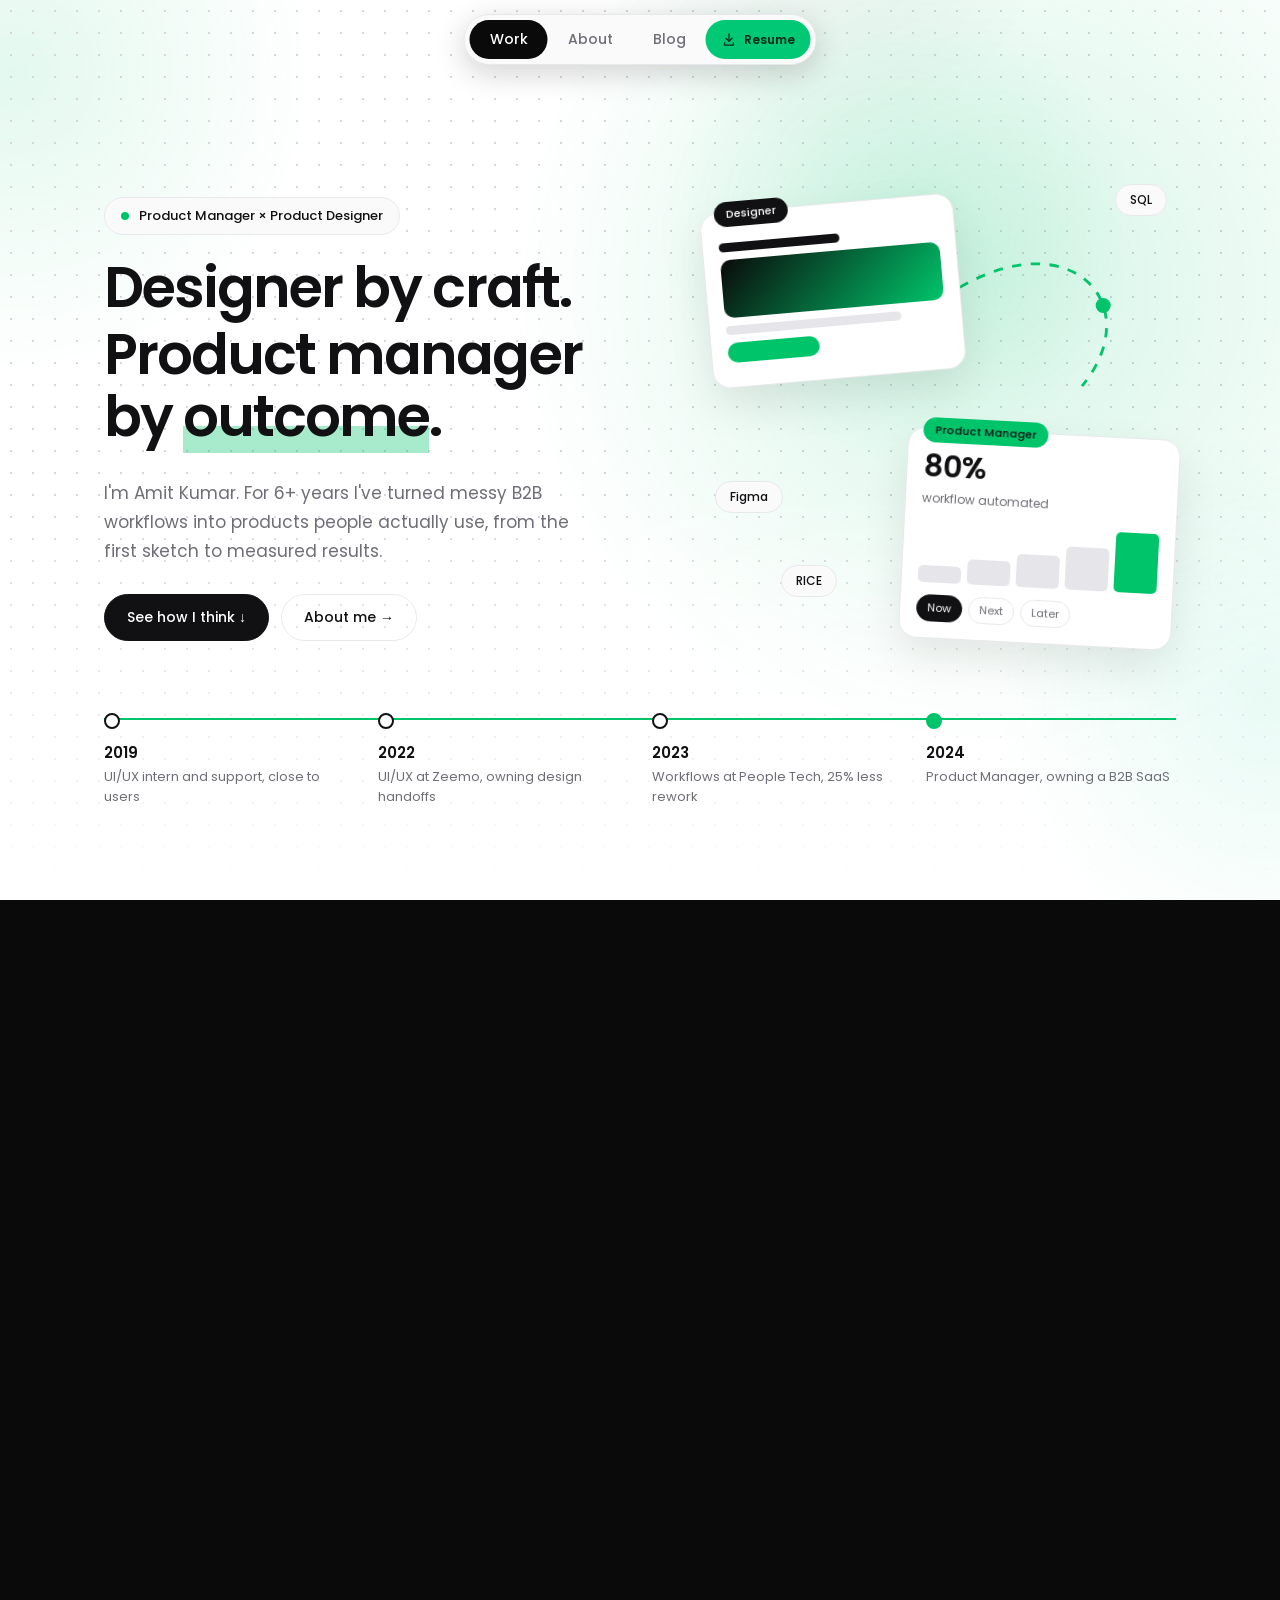
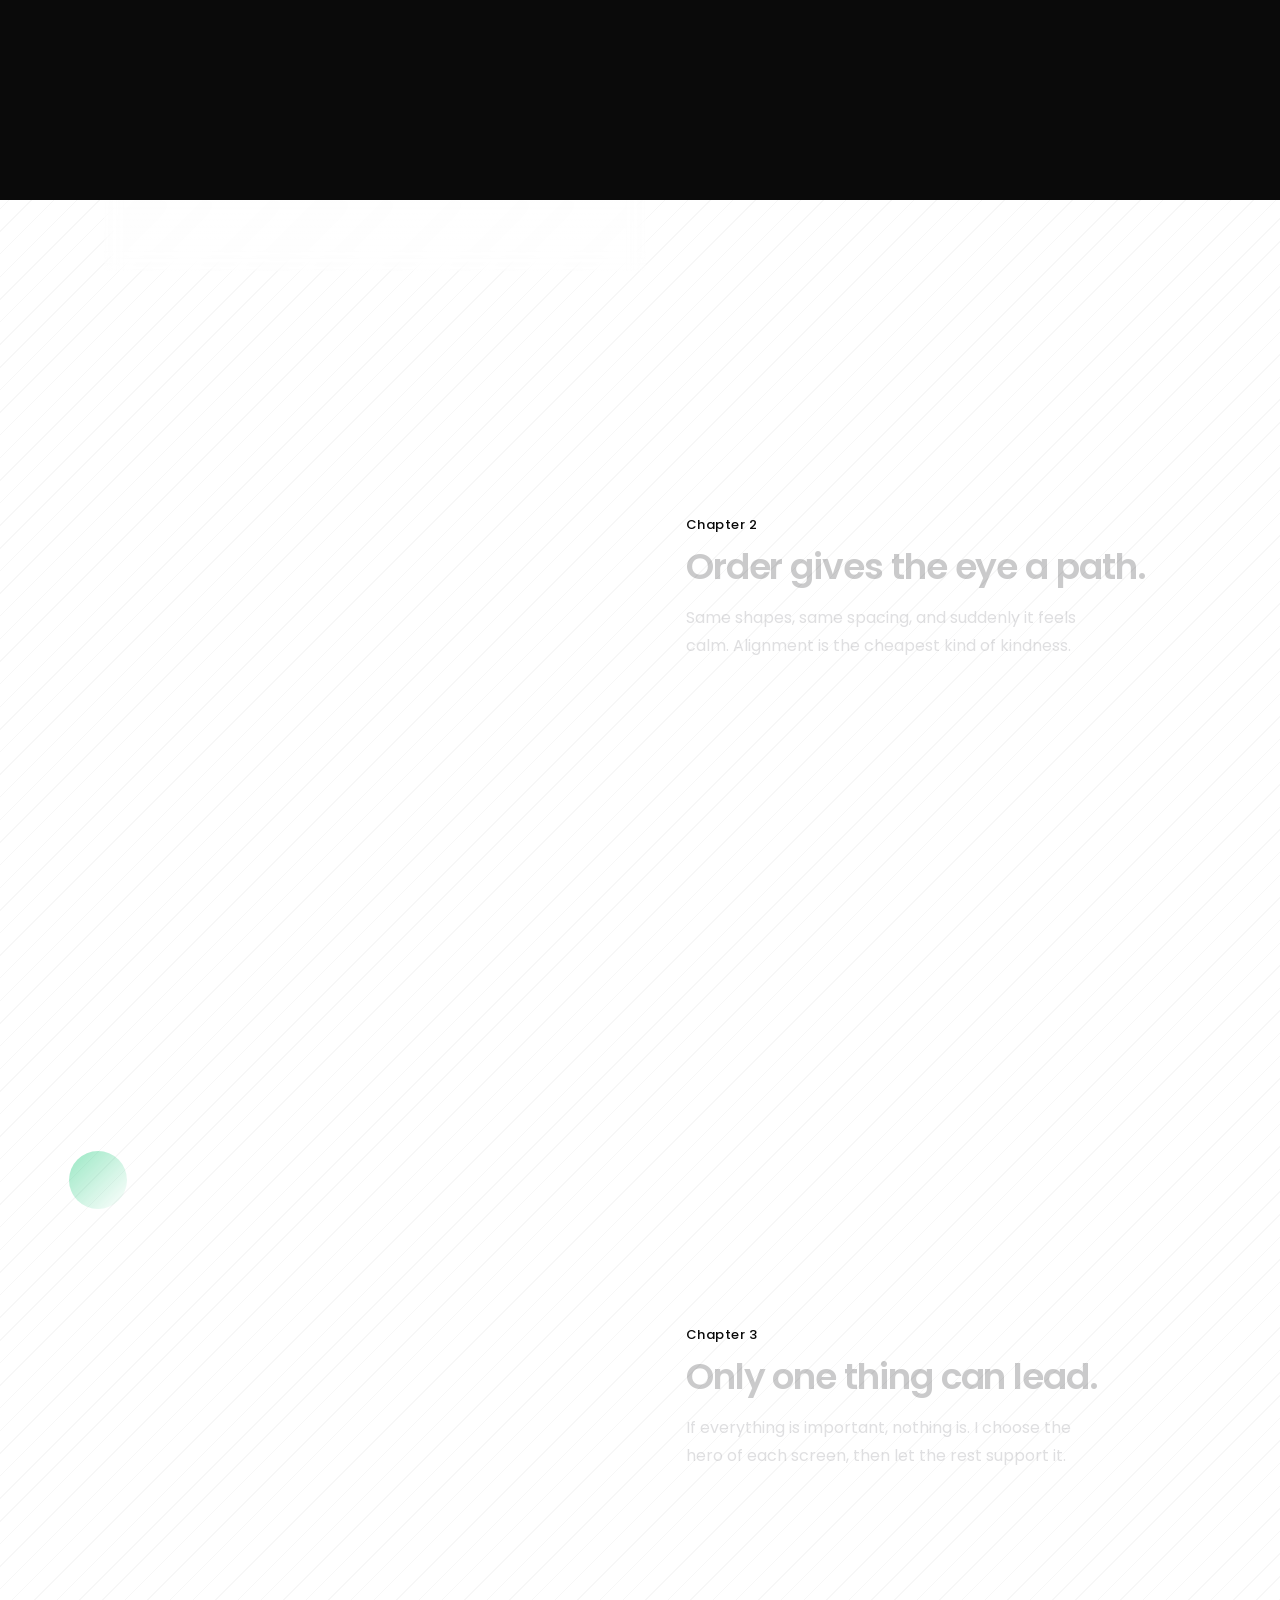
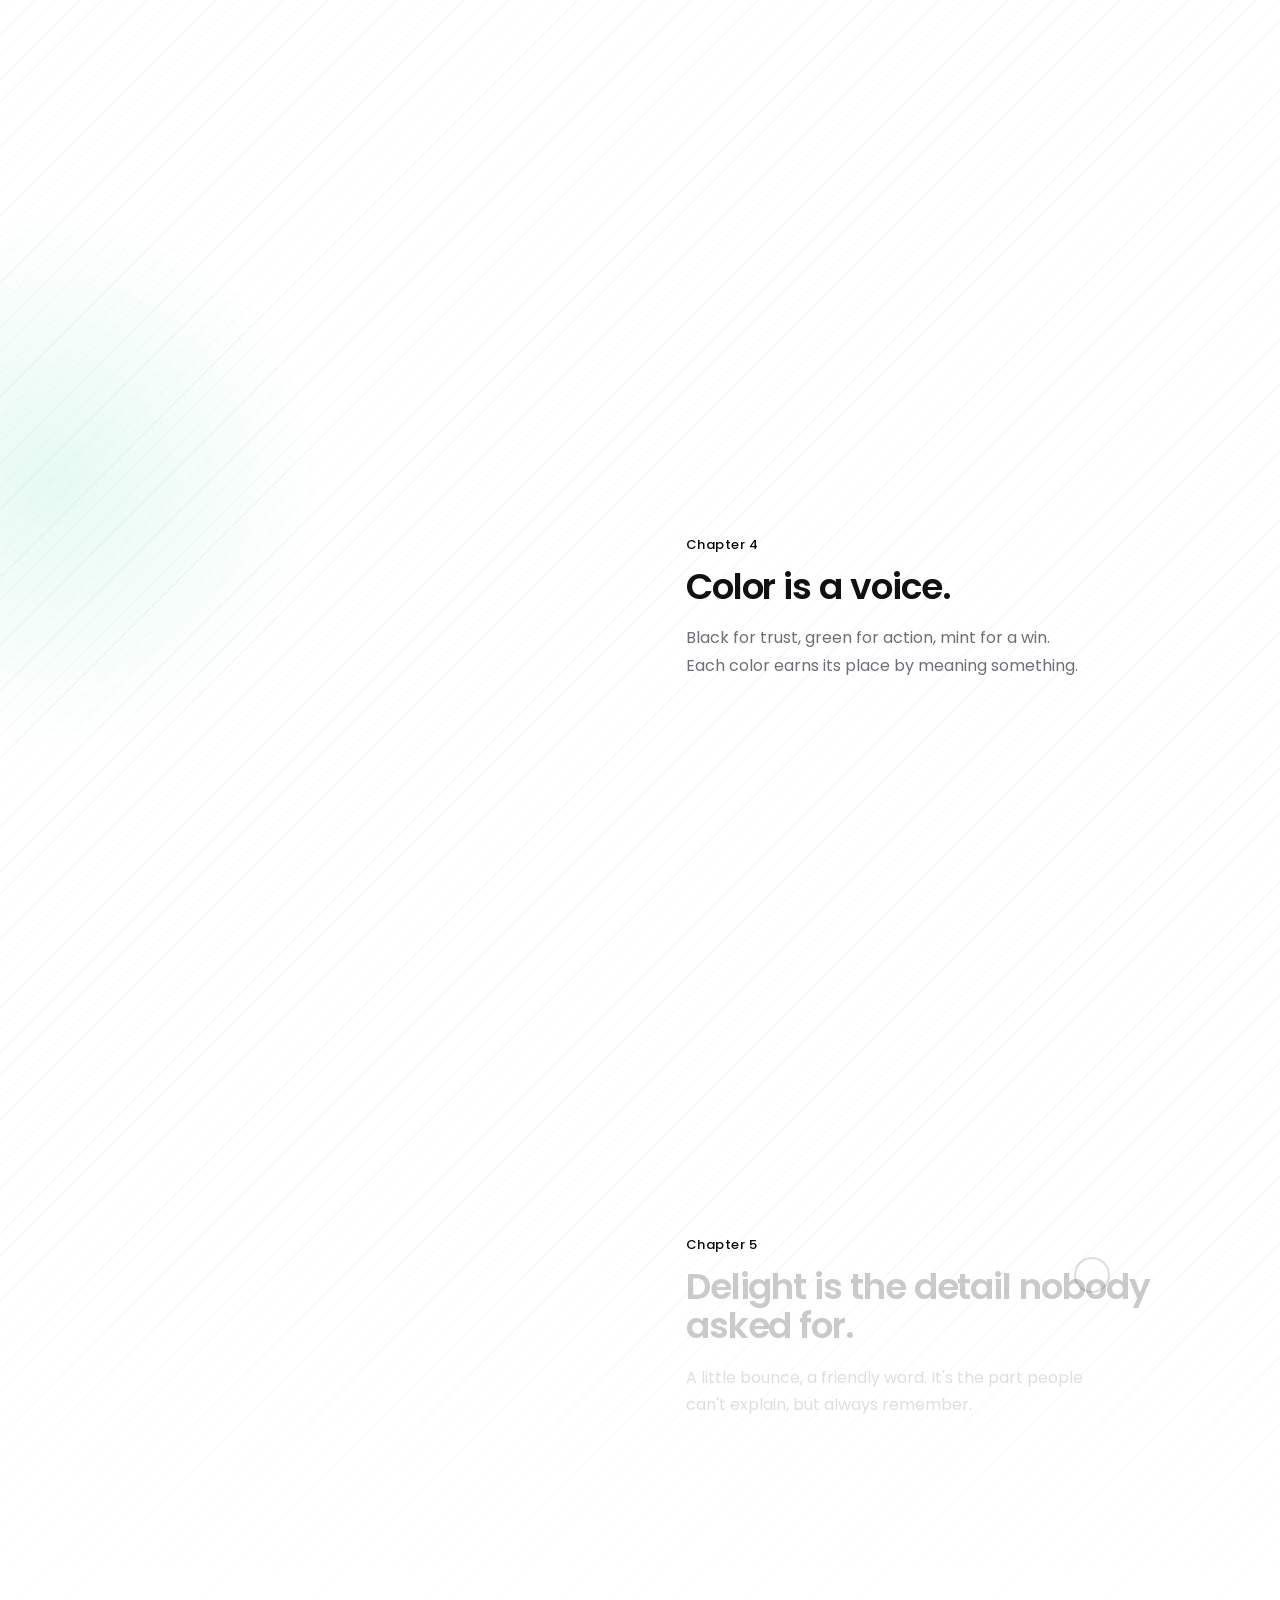
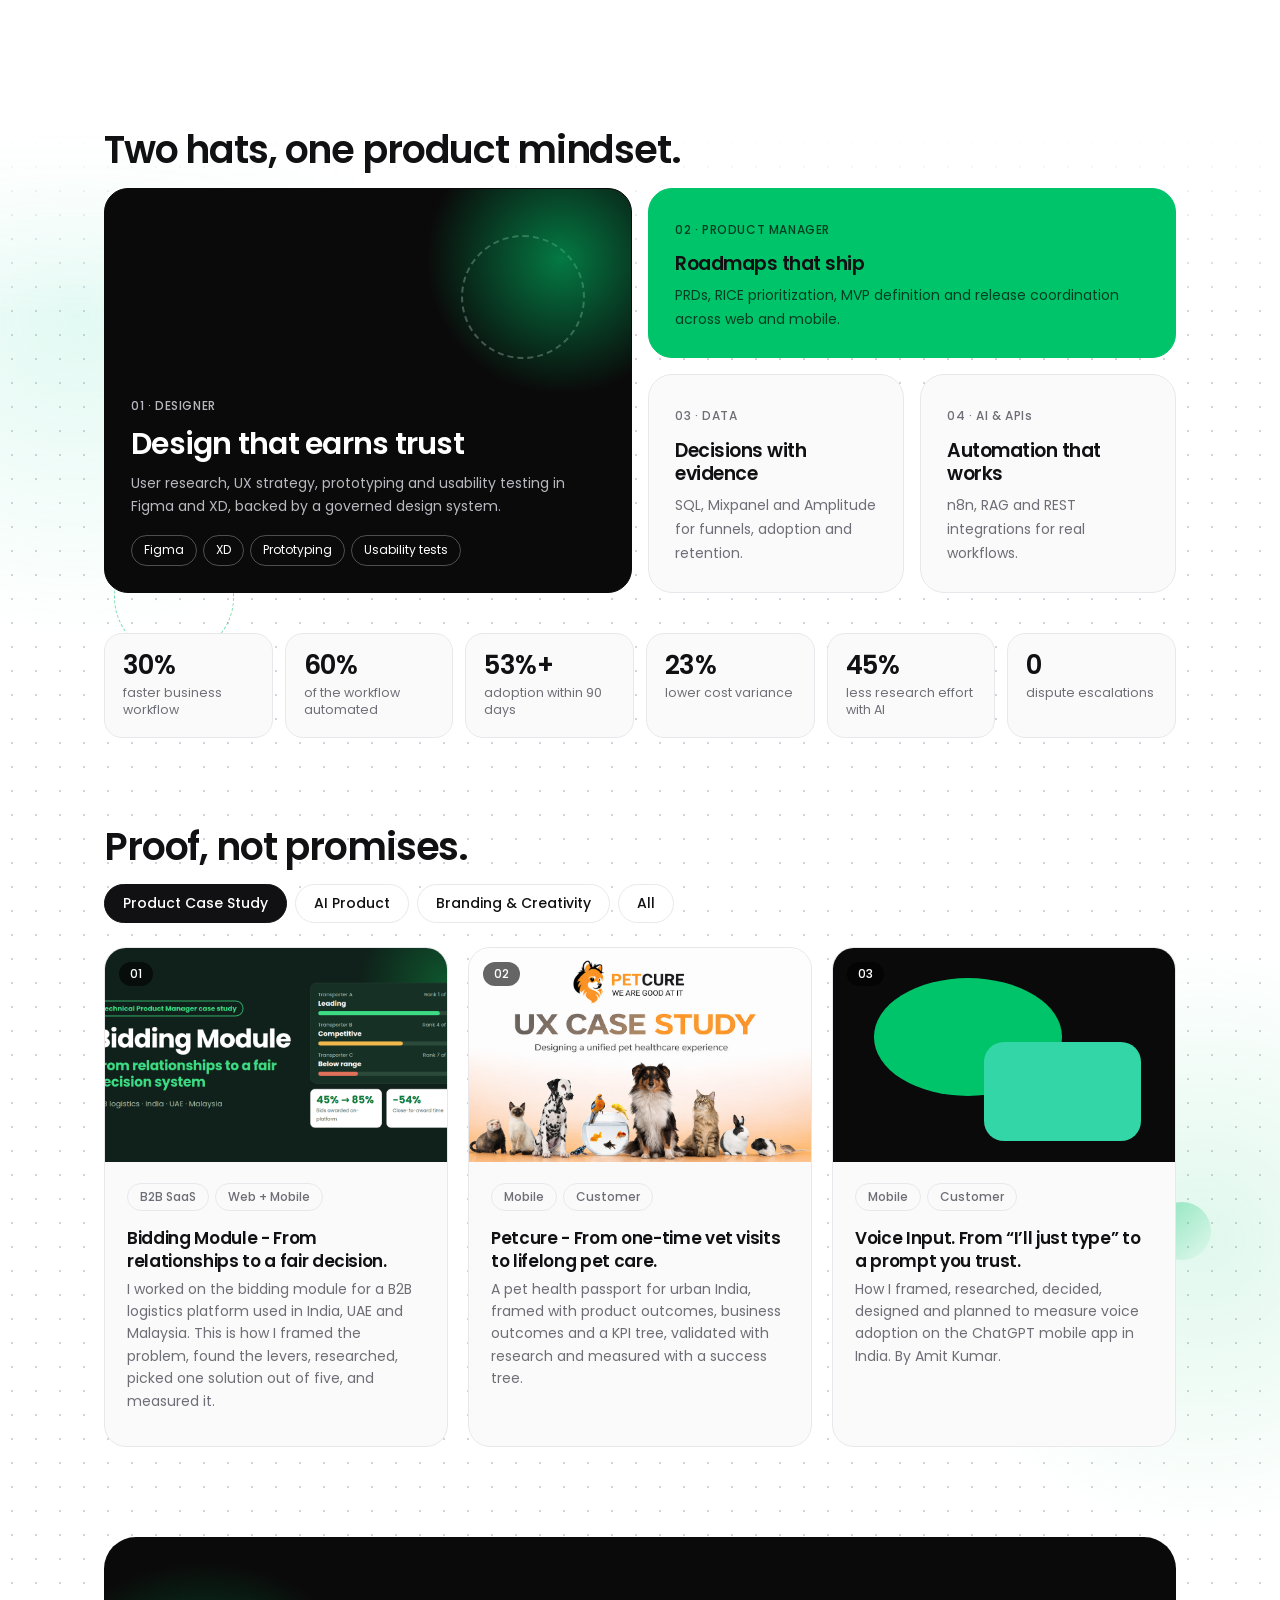
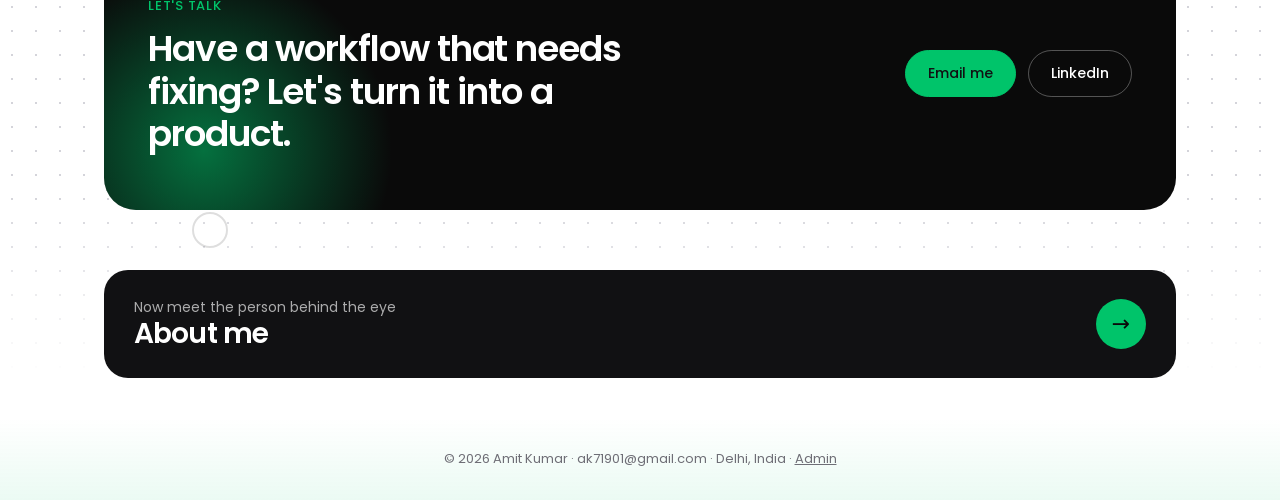
<file: index.html>
<!DOCTYPE html>
<html lang="en">
<head>
<meta charset="utf-8">
<meta name="viewport" content="width=device-width, initial-scale=1, viewport-fit=cover">
<title>Amit Kumar — Product Manager & Product Designer</title>
<meta name="description" content="Product manager and designer building B2B SaaS: roadmaps, API integrations and AI workflow tools.">
<link rel="preconnect" href="https://fonts.googleapis.com">
<link rel="preconnect" href="https://fonts.gstatic.com" crossorigin>
<link href="https://fonts.googleapis.com/css2?family=Poppins:wght@300;400;500;600;700;800&display=swap" rel="stylesheet">
<link rel="stylesheet" href="css/style.css">
<noscript><style>#wipe{display:none}</style></noscript>
</head>
<body data-page="work">
<div id="dot"></div>
<nav aria-label="Pages"><span id="pill"></span><a href="index.html" aria-current="page">Work</a><a href="about.html">About</a><a href="blog.html">Blog</a>
<a href="uploads/Amit_Kumar_Product_Manager.pdf" target=_blank class="resume-download">
  <svg width="15" height="15" viewBox="0 0 24 24" fill="none" stroke="currentColor" stroke-width="2" stroke-linecap="round" stroke-linejoin="round">
    <path d="M12 3v12"/><path d="m7 10 5 5 5-5"/><path d="M5 17v4h14v-4"/>
  </svg> Resume
</a></nav>
<div id="wipe" class="cover"></div>
<main>
<section id="work">
 <div class="wrap hero">
  <div class="hx">
   <div class="hx-copy">
    <span class="hx-eye"><i></i>Product Manager × Product Designer</span>
    <h1 aria-label="Designer by craft. Product manager by outcome.">
     <span class="ln"><span>Designer by craft.</span></span>
     <span class="ln"><span>Product manager by <span class="hl">outcome</span>.</span></span>
    </h1>
    <p class="lead">I'm Amit Kumar. For 6+ years I've turned messy B2B workflows into products people actually use, from the first sketch to measured results.</p>
    <div class="hx-cta"><a class="btn" href="#story">See how I think ↓</a><a class="btn ghost" href="about.html">About me →</a></div>
   </div>
   <div class="hx-art" aria-hidden="true">
    <svg class="hx-path" viewBox="0 0 100 100"><path id="hp" d="M54 22 C 78 8, 94 26, 80 43"/><circle r="1.6"><animateMotion dur="3s" repeatCount="indefinite"><mpath href="#hp"/></animateMotion></circle></svg>
    <div class="hx-card d"><span class="hx-chip">Designer</span><div class="wf"><i class="b1"></i><i class="b2"></i><i class="b3"></i><i class="b4"></i></div></div>
    <div class="hx-card p"><span class="hx-chip g">Product Manager</span><div class="m"><b>80%</b><small>workflow automated</small></div><div class="bars"><i style="--h:28%"></i><i style="--h:42%"></i><i style="--h:55%"></i><i style="--h:72%"></i><i style="--h:100%" class="on"></i></div><div class="road"><span class="n">Now</span><span>Next</span><span>Later</span></div></div>
    <span class="hx-tag t1">Figma</span><span class="hx-tag t2">RICE</span><span class="hx-tag t3">SQL</span>
   </div>
  </div>
  <div class="hx-line">
   <div class="s"><b>2019</b><span>UI/UX intern and support, close to users</span></div>
   <div class="s"><b>2022</b><span>UI/UX at Zeemo, owning design handoffs</span></div>
   <div class="s"><b>2023</b><span>Workflows at People Tech, 25% less rework</span></div>
   <div class="s"><b>2024</b><span>Product Manager, owning a B2B SaaS</span></div>
  </div>
 </div>

 <div class="mq" aria-hidden="true"><div class="mq-t"><span>Product Strategy</span><em>✦</em><span>RICE Prioritization</span><em>✦</em><span>Figma</span><em>✦</em><span>SQL</span><em>✦</em><span>API Integrations</span><em>✦</em><span>n8n · RAG</span><em>✦</em><span>Roadmaps</span><em>✦</em><span>Usability Testing</span><em>✦</em><span>Mixpanel</span><em>✦</em><span>Agile / Scrum</span><em>✦</em><span>Product Strategy</span><em>✦</em><span>RICE Prioritization</span><em>✦</em><span>Figma</span><em>✦</em><span>SQL</span><em>✦</em><span>API Integrations</span><em>✦</em><span>n8n · RAG</span><em>✦</em><span>Roadmaps</span><em>✦</em><span>Usability Testing</span><em>✦</em><span>Mixpanel</span><em>✦</em><span>Agile / Scrum</span><em>✦</em></div></div>

 <div class="wrap story" id="story">
  <div class="stagebox"><div class="stage" id="stage" role="img" aria-label="Shapes that rearrange as the story moves forward"></div></div>
  <div id="chaps">
   <div class="chap" data-s="0"><small>Chapter 1</small><h2>Every project starts as noise.</h2><p>Ideas, opinions and requests all shouting at once. My first job is to listen, not to decorate.</p></div>
   <div class="chap" data-s="1"><small>Chapter 2</small><h2>Order gives the eye a path.</h2><p>Same shapes, same spacing, and suddenly it feels calm. Alignment is the cheapest kind of kindness.</p></div>
   <div class="chap" data-s="2"><small>Chapter 3</small><h2>Only one thing can lead.</h2><p>If everything is important, nothing is. I choose the hero of each screen, then let the rest support it.</p></div>
   <div class="chap" data-s="3"><small>Chapter 4</small><h2>Color is a voice.</h2><p>Black for trust, green for action, mint for a win. Each color earns its place by meaning something.</p></div>
   <div class="chap" data-s="4"><small>Chapter 5</small><h2>Delight is the detail nobody asked for.</h2><p>A little bounce, a friendly word. It's the part people can't explain, but always remember.</p></div>
  </div>
 </div>

 <div class="wrap">
  <h2 class="sec-h">Two hats, one product mindset.</h2>
  <div class="bento">
   <div class="bc big dk"><small>01 · DESIGNER</small><h3>Design that earns trust</h3><p>User research, UX strategy, prototyping and usability testing in Figma and XD, backed by a governed design system.</p><div class="chips"><span>Figma</span><span>XD</span><span>Prototyping</span><span>Usability tests</span></div></div>
   <div class="bc gr"><small>02 · PRODUCT MANAGER</small><h3>Roadmaps that ship</h3><p>PRDs, RICE prioritization, MVP definition and release coordination across web and mobile.</p></div>
   <div class="bc"><small>03 · DATA</small><h3>Decisions with evidence</h3><p>SQL, Mixpanel and Amplitude for funnels, adoption and retention.</p></div>
   <div class="bc"><small>04 · AI &amp; APIs</small><h3>Automation that works</h3><p>n8n, RAG and REST integrations for real workflows.</p></div>
  </div>
  <div class="stats"><div class="st"><b>40%</b><span>faster business workflow</span></div><div class="st"><b>80%</b><span>of the workflow automated</span></div><div class="st"><b>70%+</b><span>adoption within 90 days</span></div><div class="st"><b>30%</b><span>lower cost variance</span></div><div class="st"><b>60%</b><span>less research effort with AI</span></div><div class="st"><b>0</b><span>dispute escalations</span></div></div>
  <h2 class="sec-h">Proof, not promises.</h2>
  <div class="wfil" id="wfil" role="group" aria-label="Filter work"></div>
  <div class="pgrid" id="pgrid"></div>
  <div id="extra"></div>
  <div class="cta-band"><div><small>Let's talk</small><h2>Have a workflow that needs fixing? Let's turn it into a product.</h2></div><div class="hx-cta"><a class="btn" href="mailto:ak71901@gmail.com">Email me</a><a class="btn ghost" href="https://linkedin.com/in/amit-kumar-5540a3223">LinkedIn</a></div></div>
  <a class="next" href="about.html"><span><small>Now meet the person behind the eye</small><b>About me</b></span><span class="go">→</span></a>
 </div>
</section>
</main>
<footer>© 2026 Amit Kumar · ak71901@gmail.com · Delhi, India</footer>
<script src="data/site-data.js"></script>
<script src="js/data.js" defer></script>
<script src="js/main.js" defer></script>
<script src="js/work.js" defer></script>
</body>
</html>
</file>
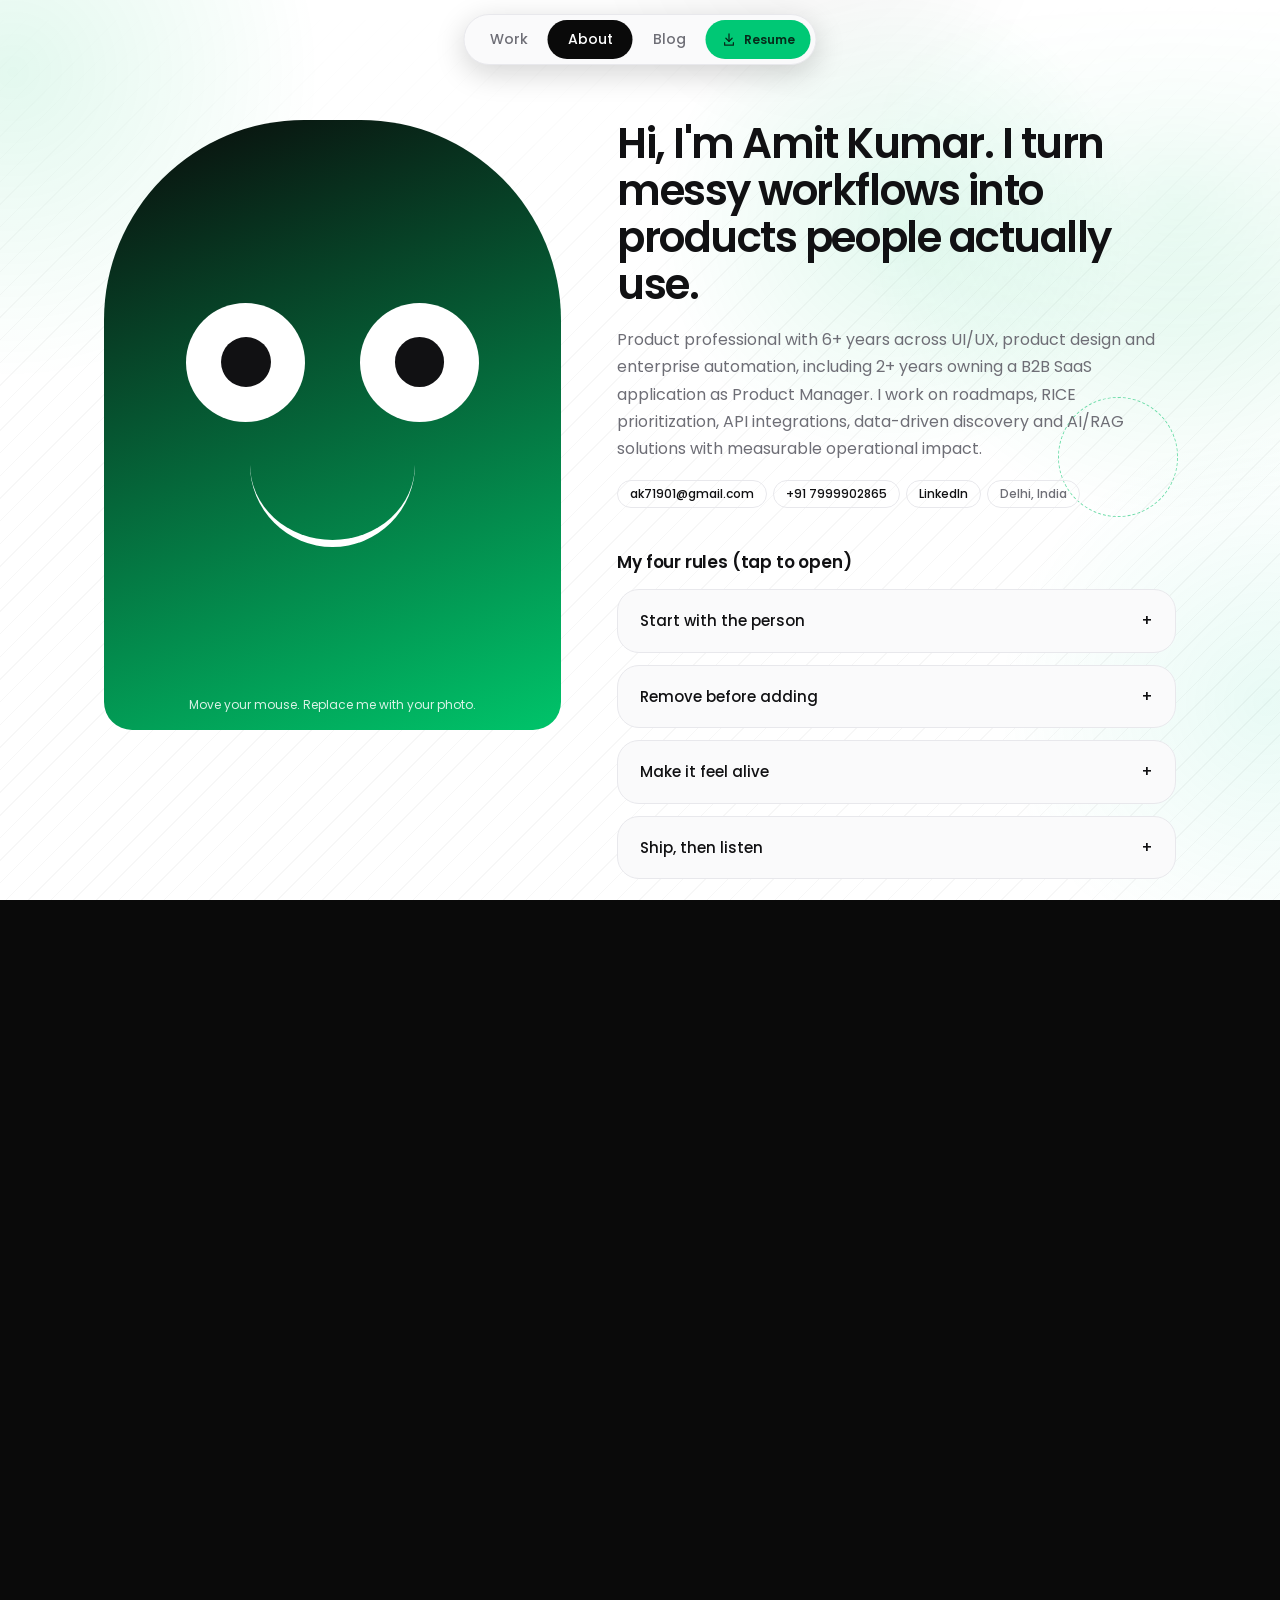
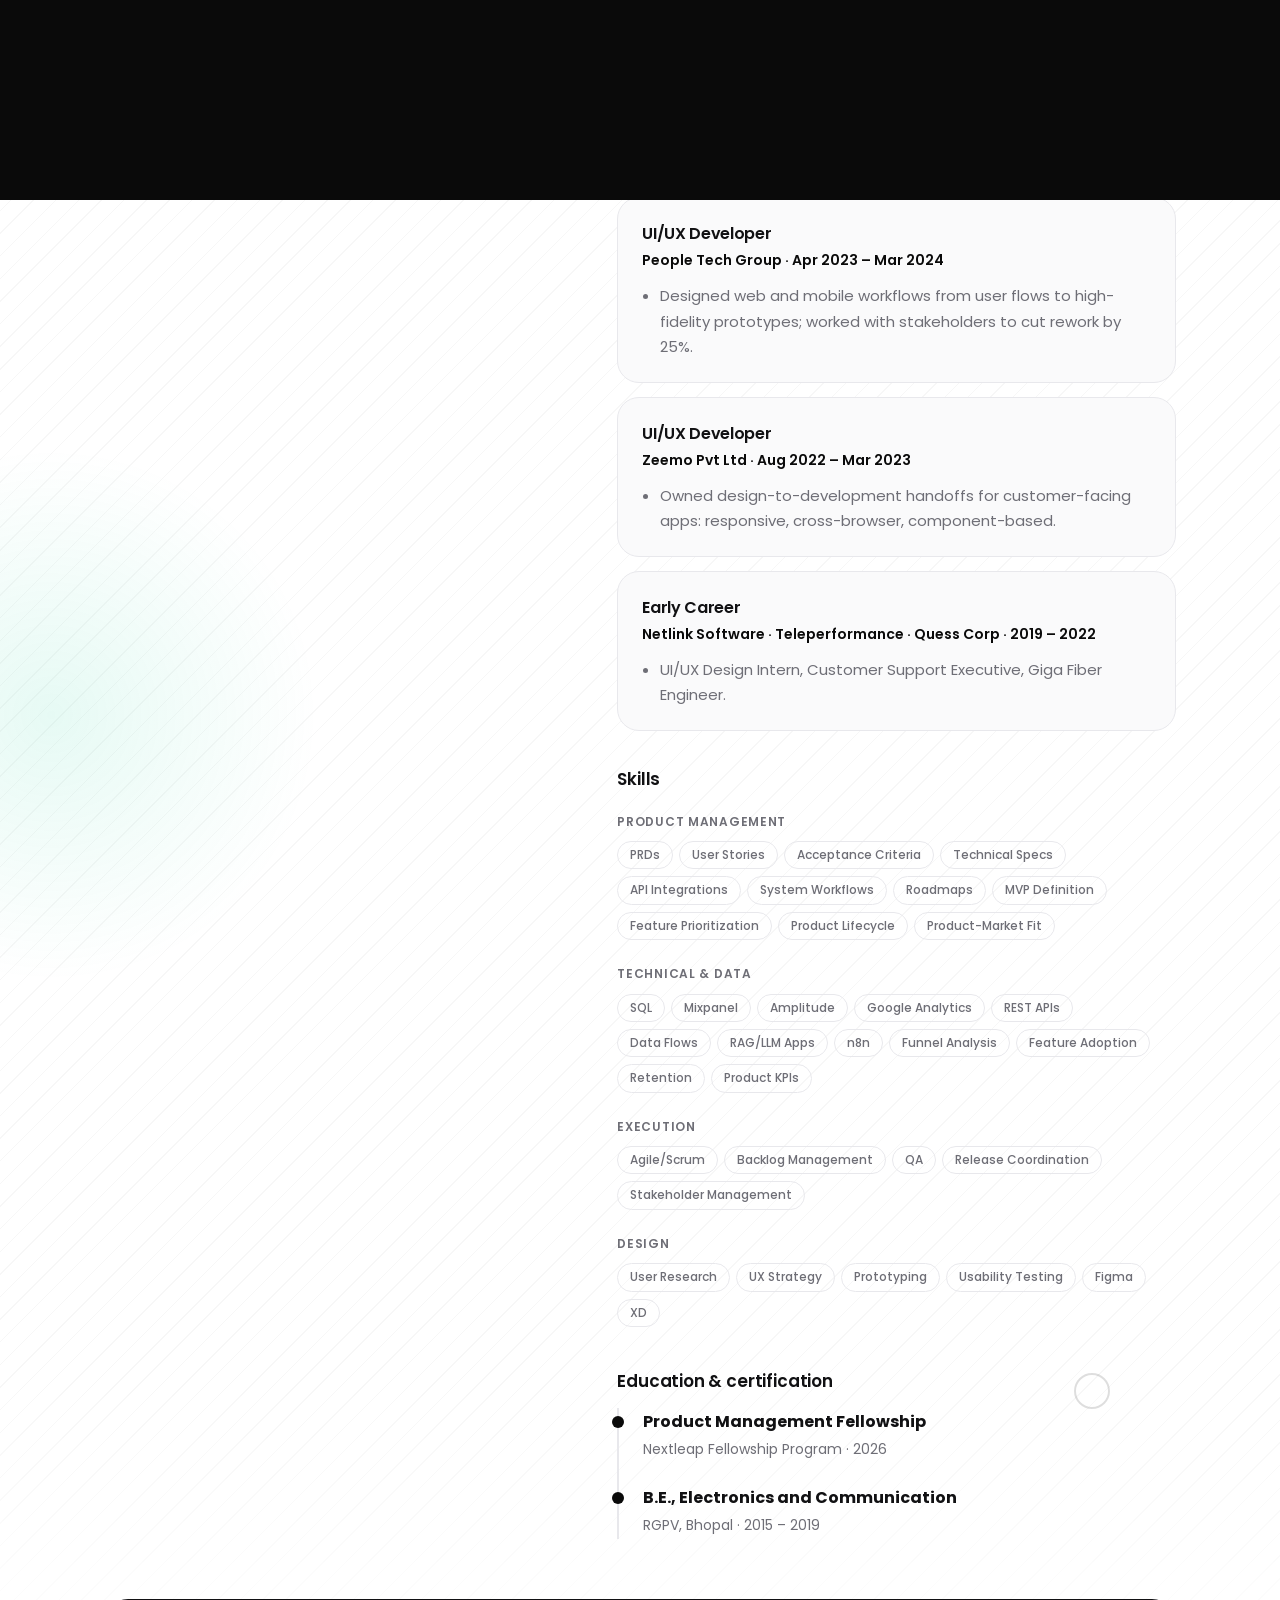
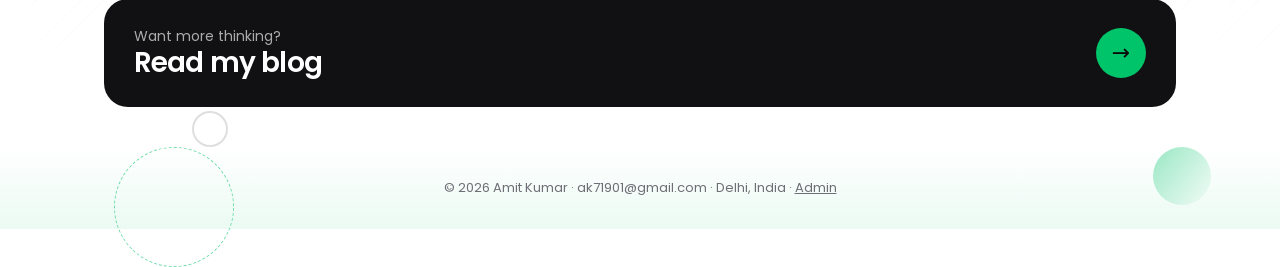
<file: about.html>
<!DOCTYPE html>
<html lang="en">
<head>
<meta charset="utf-8">
<meta name="viewport" content="width=device-width, initial-scale=1, viewport-fit=cover">
<title>About — Amit Kumar</title>
<meta name="description" content="Experience, skills and education of Amit Kumar, product manager and product designer.">
<link rel="preconnect" href="https://fonts.googleapis.com">
<link rel="preconnect" href="https://fonts.gstatic.com" crossorigin>
<link href="https://fonts.googleapis.com/css2?family=Poppins:wght@300;400;500;600;700;800&display=swap" rel="stylesheet">
<link rel="stylesheet" href="css/style.css">
<noscript><style>#wipe{display:none}</style></noscript>
</head>
<body data-page="about">
<div id="dot"></div>
<nav aria-label="Pages"><span id="pill"></span><a href="index.html">Work</a><a href="about.html" aria-current="page">About</a><a href="blog.html">Blog</a>
<a href="uploads/Amit_Kumar_Product_Manager.pdf" target=_blank class="resume-download">
  <svg width="15" height="15" viewBox="0 0 24 24" fill="none" stroke="currentColor" stroke-width="2" stroke-linecap="round" stroke-linejoin="round">
    <path d="M12 3v12"/><path d="m7 10 5 5 5-5"/><path d="M5 17v4h14v-4"/>
  </svg> Resume
</a>
</nav>
<div id="wipe" class="cover"></div>
<main>
<section id="about">
 <div class="wrap">
  <div class="about">
   <div class="portrait" id="portrait"><div class="eye"><i></i></div><div class="eye"><i></i></div><div class="smile"></div><span>Move your mouse. Replace me with your photo.</span></div>
   <div>
    <h1 id="a-h">Hi, I'm Amit Kumar. I turn messy workflows into products people actually use.</h1>
    <p id="a-t">Product professional with 6+ years across UI/UX, product design and enterprise automation, including 2+ years owning a B2B SaaS application as Product Manager. I work on roadmaps, RICE prioritization, API integrations, data-driven discovery and AI/RAG solutions with measurable operational impact.</p>
    <div class="links" id="a-l"><a class="tag" href="mailto:ak71901@gmail.com">ak71901@gmail.com</a><a class="tag" href="tel:+917999902865">+91 7999902865</a><a class="tag" href="https://linkedin.com/in/amit-kumar-5540a3223">LinkedIn</a><span class="tag">Delhi, India</span></div>
    <h3>My four rules (tap to open)</h3>
    <div class="rules">
     <button class="rule" aria-expanded="false"><b>Start with the person</b><span>Before screens, I talk to the people who will use them.</span></button>
     <button class="rule" aria-expanded="false"><b>Remove before adding</b><span>Every element must earn its place, or it goes.</span></button>
     <button class="rule" aria-expanded="false"><b>Make it feel alive</b><span>Motion explains what changed and makes it feel human.</span></button>
     <button class="rule" aria-expanded="false"><b>Ship, then listen</b><span>A real product teaches more than a perfect mockup.</span></button>
    </div>
    <h3>Work experience</h3>
    <div class="jobs" id="a-jobs"><div class="job"><h4>Product Manager <small>(official title: Product Designer)</small></h4><span class="meta">Amazin Automation India Ltd · Sep 2024 – Present</span><ul><li>Own the B2B SaaS application end-to-end: roadmap, planning and RICE prioritization, plus market assessment through TAM analysis, competitor benchmarking, ROI modeling and customer validation.</li><li>Led the business workflow across web and mobile, replacing spreadsheet and email processes; aligned procurement, operations, engineering and compliance.</li><li>Results: 40% faster workflow, 70% participation, 30% lower cost variance, zero dispute escalations, 80% automated.</li><li>Designed API specs and integrations for orders, vendors, invoices and other entities; used SQL to track funnel drop-off, timing and feature adoption.</li><li>Built a governed Figma design system across 10+ developers and stakeholders; mentor 2–3 junior designers on quality and AI-assisted workflows.</li></ul></div><div class="job"><h4>AI Assistant for the SaaS app</h4><span class="meta">n8n · RAG · LLM · REST APIs</span><ul><li>Chatbot lets users complete daily tasks, such as vehicle tracking and plant workflows, through natural-language prompts.</li><li>Pipeline on n8n with RAG (550-character chunks, 50 overlap) connected to live REST APIs.</li><li>Defined evaluation for response quality, hallucination rate and citation accuracy, with human review for decision-critical outputs.</li></ul></div><div class="job"><h4>UI/UX Developer</h4><span class="meta">People Tech Group · Apr 2023 – Mar 2024</span><ul><li>Designed web and mobile workflows from user flows to high-fidelity prototypes; worked with stakeholders to cut rework by 25%.</li></ul></div><div class="job"><h4>UI/UX Developer</h4><span class="meta">Zeemo Pvt Ltd · Aug 2022 – Mar 2023</span><ul><li>Owned design-to-development handoffs for customer-facing apps: responsive, cross-browser, component-based.</li></ul></div><div class="job"><h4>Early Career</h4><span class="meta">Netlink Software · Teleperformance · Quess Corp · 2019 – 2022</span><ul><li>UI/UX Design Intern, Customer Support Executive, Giga Fiber Engineer.</li></ul></div></div>
    <h3>Skills</h3>
    <div id="a-skills"><h4 class="sk">Product Management</h4><div><span class="tag">PRDs</span><span class="tag">User Stories</span><span class="tag">Acceptance Criteria</span><span class="tag">Technical Specs</span><span class="tag">API Integrations</span><span class="tag">System Workflows</span><span class="tag">Roadmaps</span><span class="tag">MVP Definition</span><span class="tag">Feature Prioritization</span><span class="tag">Product Lifecycle</span><span class="tag">Product-Market Fit</span></div><h4 class="sk">Technical &amp; Data</h4><div><span class="tag">SQL</span><span class="tag">Mixpanel</span><span class="tag">Amplitude</span><span class="tag">Google Analytics</span><span class="tag">REST APIs</span><span class="tag">Data Flows</span><span class="tag">RAG/LLM Apps</span><span class="tag">n8n</span><span class="tag">Funnel Analysis</span><span class="tag">Feature Adoption</span><span class="tag">Retention</span><span class="tag">Product KPIs</span></div><h4 class="sk">Execution</h4><div><span class="tag">Agile/Scrum</span><span class="tag">Backlog Management</span><span class="tag">QA</span><span class="tag">Release Coordination</span><span class="tag">Stakeholder Management</span></div><h4 class="sk">Design</h4><div><span class="tag">User Research</span><span class="tag">UX Strategy</span><span class="tag">Prototyping</span><span class="tag">Usability Testing</span><span class="tag">Figma</span><span class="tag">XD</span></div></div>
    <h3>Education &amp; certification</h3>
    <div id="a-edu"><div class="tl"><div><b>Product Management Fellowship</b><span>Nextleap Fellowship Program · 2026</span></div><div><b>B.E., Electronics and Communication</b><span>RGPV, Bhopal · 2015 – 2019</span></div></div></div>
   </div>
  </div>
  <a class="next" href="blog.html"><span><small>Want more thinking?</small><b>Read my blog</b></span><span class="go">→</span></a>
 </div>
</section>
<div class="wrap" id="extra"></div>
</main>
<footer>© 2026 Amit Kumar · ak71901@gmail.com · Delhi, India</footer>
<script src="data/site-data.js"></script>
<script src="js/data.js" defer></script>
<script src="js/main.js" defer></script>
<script src="js/about.js" defer></script>
</body>
</html>
</file>
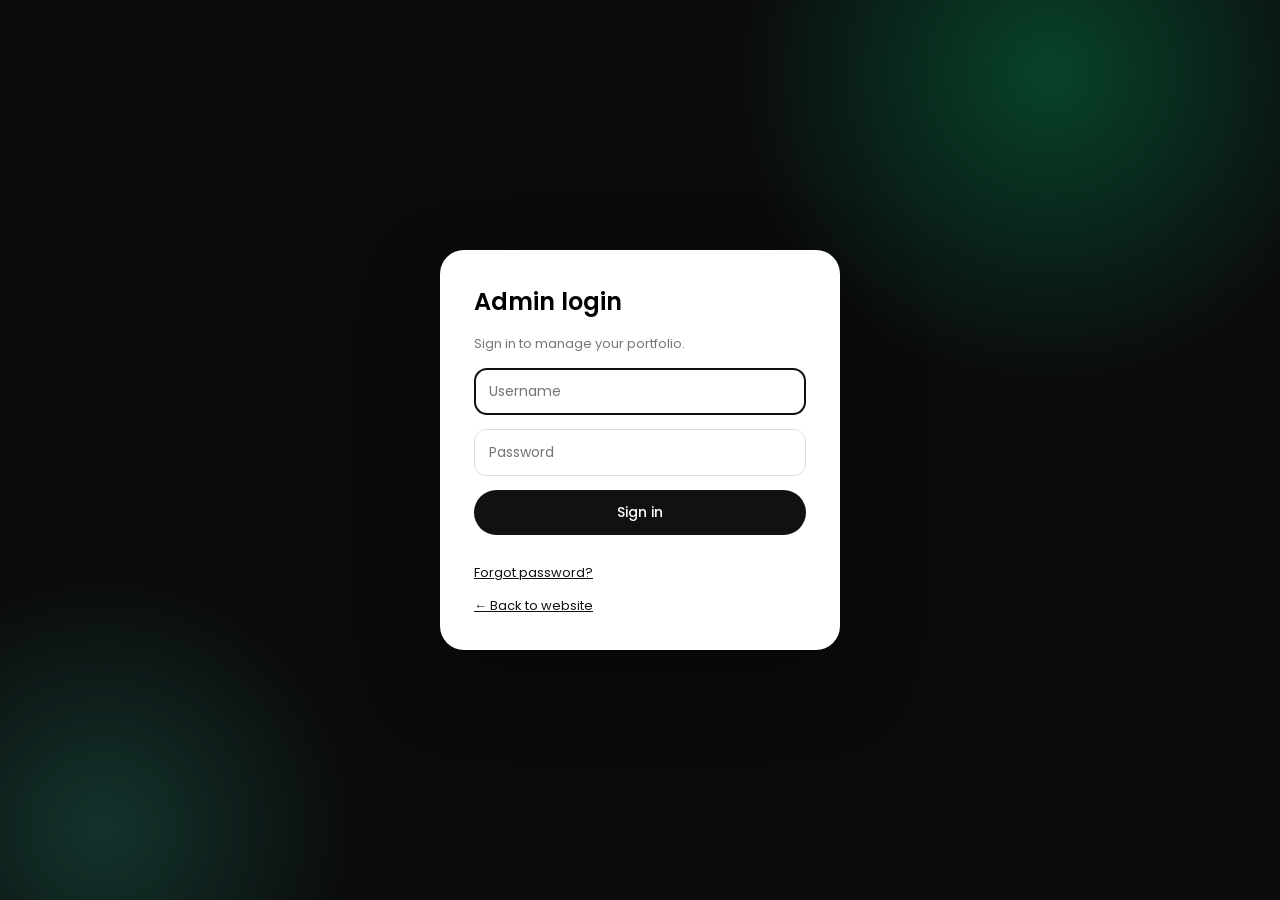
<file: admin.html>
<!DOCTYPE html>
<html lang="en"><head><meta charset="utf-8"><meta name="viewport" content="width=device-width, initial-scale=1">
<title>Admin — Amit Kumar</title><meta name="robots" content="noindex">
<link href="https://fonts.googleapis.com/css2?family=Poppins:wght@400;500;600&display=swap" rel="stylesheet">
<link rel="stylesheet" href="css/admin.css"><link rel="stylesheet" href="css/connect.css"></head>
<body>
<header><b>Portfolio admin</b>
<nav id="tabs"><button data-t="projects" class="on">Work</button><button data-t="posts">Blog</button><button data-t="site">Site content</button><button data-t="pages">Pages &amp; CSS</button><button data-t="media">Media</button><button data-t="users" data-admin>Users</button></nav>
<span id="st"></span><span id="who"></span><a href="index.html" target="_blank">View site ↗</a><a href="#" id="chg" title="Change where your site is saved">Storage</a><a href="#" id="out">Log out</a></header>
<div id="tip">Save writes straight into the real file <code>data/site-data.js</code>. Videos, images and documents go into <code>uploads/videos</code>, <code>uploads/images</code> and <code>uploads/documents</code>. Refresh the website to see changes.</div>
<main id="app"></main>
<script src="data/users.js"></script><script src="data/site-data.js"></script>
<script src="js/backend.js"></script><script src="js/auth.js"></script><script src="js/admin.js"></script>
</body></html>
</file>
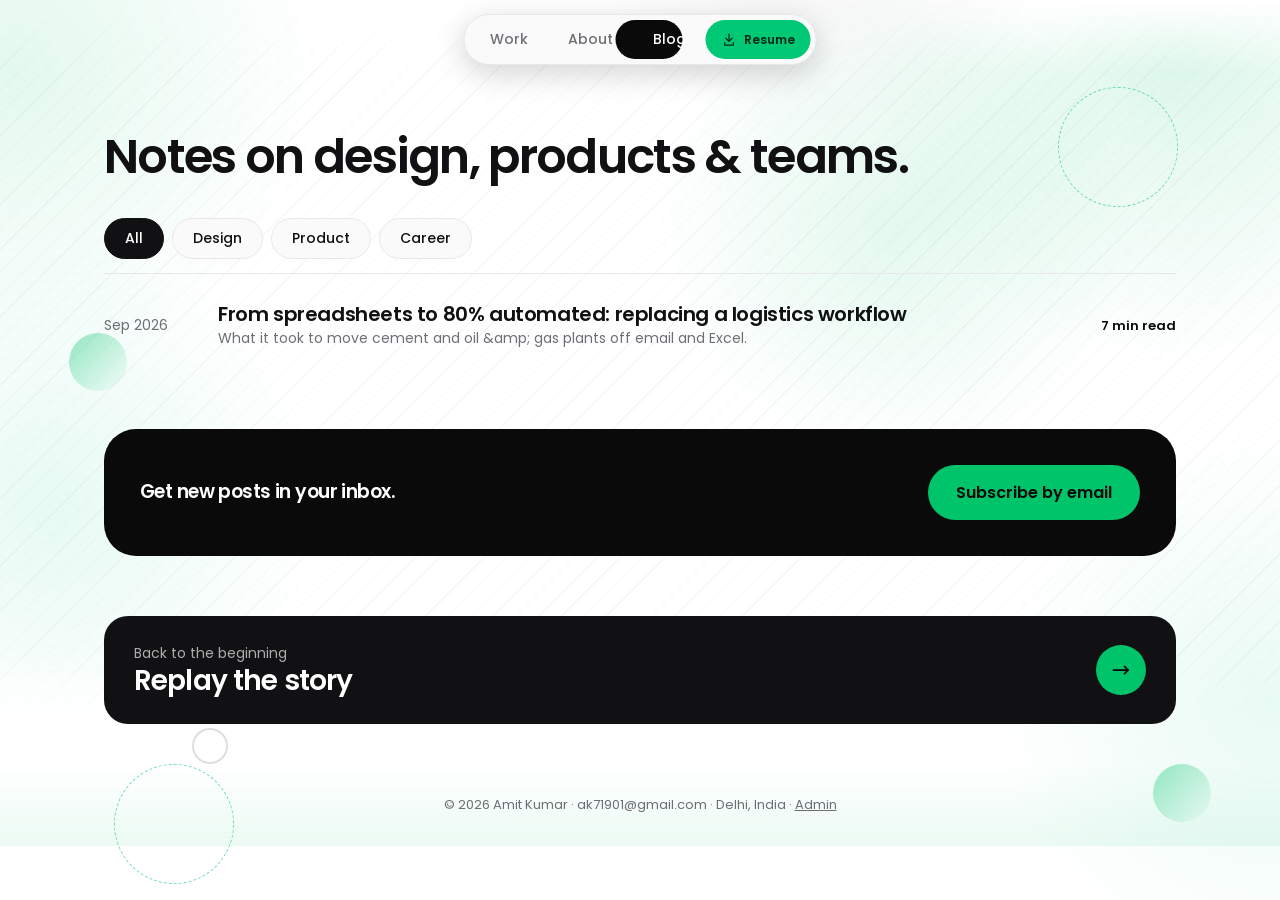
<file: blog.html>
<!DOCTYPE html>
<html lang="en">
<head>
<meta charset="utf-8">
<meta name="viewport" content="width=device-width, initial-scale=1, viewport-fit=cover">
<title>Blog — Amit Kumar</title>
<meta name="description" content="Notes on design, products and teams.">
<link rel="preconnect" href="https://fonts.googleapis.com">
<link rel="preconnect" href="https://fonts.gstatic.com" crossorigin>
<link href="https://fonts.googleapis.com/css2?family=Poppins:wght@300;400;500;600;700;800&display=swap" rel="stylesheet">
<link rel="stylesheet" href="css/style.css">
<noscript><style>#wipe{display:none}</style></noscript>
</head>
<body data-page="blog">
<div id="dot"></div>
<nav aria-label="Pages"><span id="pill"></span><a href="index.html">Work</a><a href="about.html">About</a><a href="blog.html" aria-current="page">Blog</a>
<a href="uploads/Amit_Kumar_Product_Manager.pdf" target=_blank class="resume-download">
  <svg width="15" height="15" viewBox="0 0 24 24" fill="none" stroke="currentColor" stroke-width="2" stroke-linecap="round" stroke-linejoin="round">
    <path d="M12 3v12"/><path d="m7 10 5 5 5-5"/><path d="M5 17v4h14v-4"/>
  </svg> Resume
</a>
</nav>
<div id="wipe" class="cover"></div>
<main>
<section id="blog">
 <div class="wrap blog">
  <h1>Notes on design, products &amp; teams.</h1>
  <div class="filters" role="group" aria-label="Filter posts"><button aria-pressed="true" data-f="all">All</button><button aria-pressed="false" data-f="design">Design</button><button aria-pressed="false" data-f="product">Product</button><button aria-pressed="false" data-f="career">Career</button></div>
  <div id="posts"></div>
  <div class="sub"><b>Get new posts in your inbox.</b><a href="mailto:ak71901@gmail.com">Subscribe by email</a></div>
  <a class="next" href="index.html"><span><small>Back to the beginning</small><b>Replay the story</b></span><span class="go">→</span></a>
 </div>
</section>
<div class="wrap" id="extra"></div>
</main>
<footer>© 2026 Amit Kumar · ak71901@gmail.com · Delhi, India</footer>
<script src="data/site-data.js"></script>
<script src="js/data.js" defer></script>
<script src="js/main.js" defer></script>
<script src="js/blog.js" defer></script>
</body>
</html>
</file>
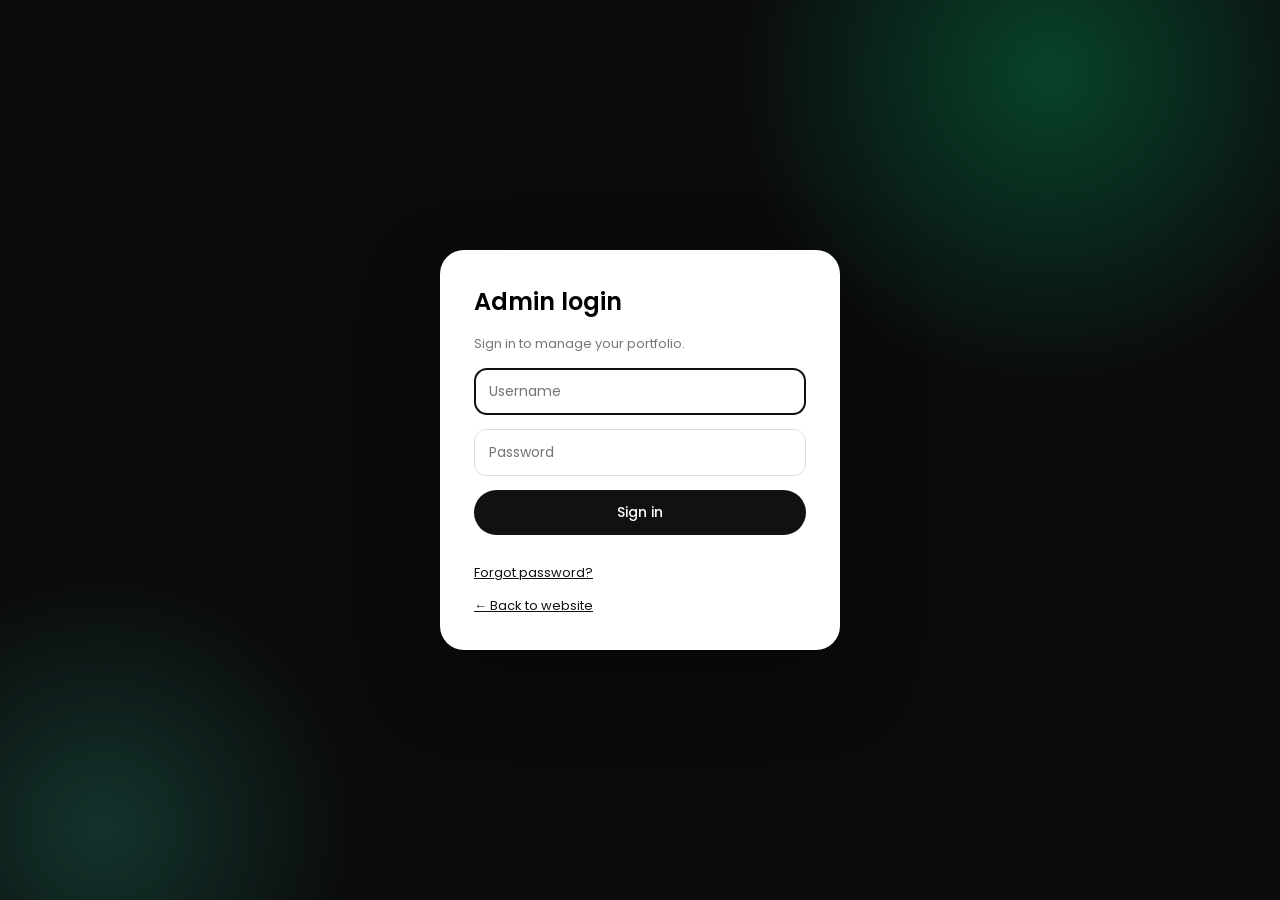
<file: login.html>
<!DOCTYPE html>
<html lang="en"><head><meta charset="utf-8"><meta name="viewport" content="width=device-width, initial-scale=1">
<title>Login — Amit Kumar</title><meta name="robots" content="noindex">
<link href="https://fonts.googleapis.com/css2?family=Poppins:wght@400;500;600&display=swap" rel="stylesheet">
<link rel="stylesheet" href="css/auth.css"><link rel="stylesheet" href="css/connect.css"></head>
<body class="auth">
<form id="lf" class="card"><h1>Admin login</h1><p>Sign in to manage your portfolio.</p>
<input id="lu" placeholder="Username" autocomplete="username" autofocus required><input id="pw" type="password" placeholder="Password" autocomplete="current-password" required>
<button class="b">Sign in</button><p id="le" class="err"></p><a href="#" id="fg">Forgot password?</a><a href="index.html">← Back to website</a></form>
<form id="rf" class="card" hidden><h1>Reset password</h1><p>Enter your username, the recovery code you saved when the account was created, and a new password.</p>
<input id="ru" placeholder="Username" required><input id="rc" placeholder="Recovery code (XXXX-XXXX-XX)" required><input id="rp" type="password" placeholder="New password (6+ characters)" autocomplete="new-password" required>
<button class="b">Reset password</button><p id="re" class="err"></p><a href="#" id="bk">← Back to login</a></form>
<script src="data/users.js"></script><script src="js/backend.js"></script><script src="js/auth.js"></script><script src="js/login.js"></script>
</body></html>
</file>
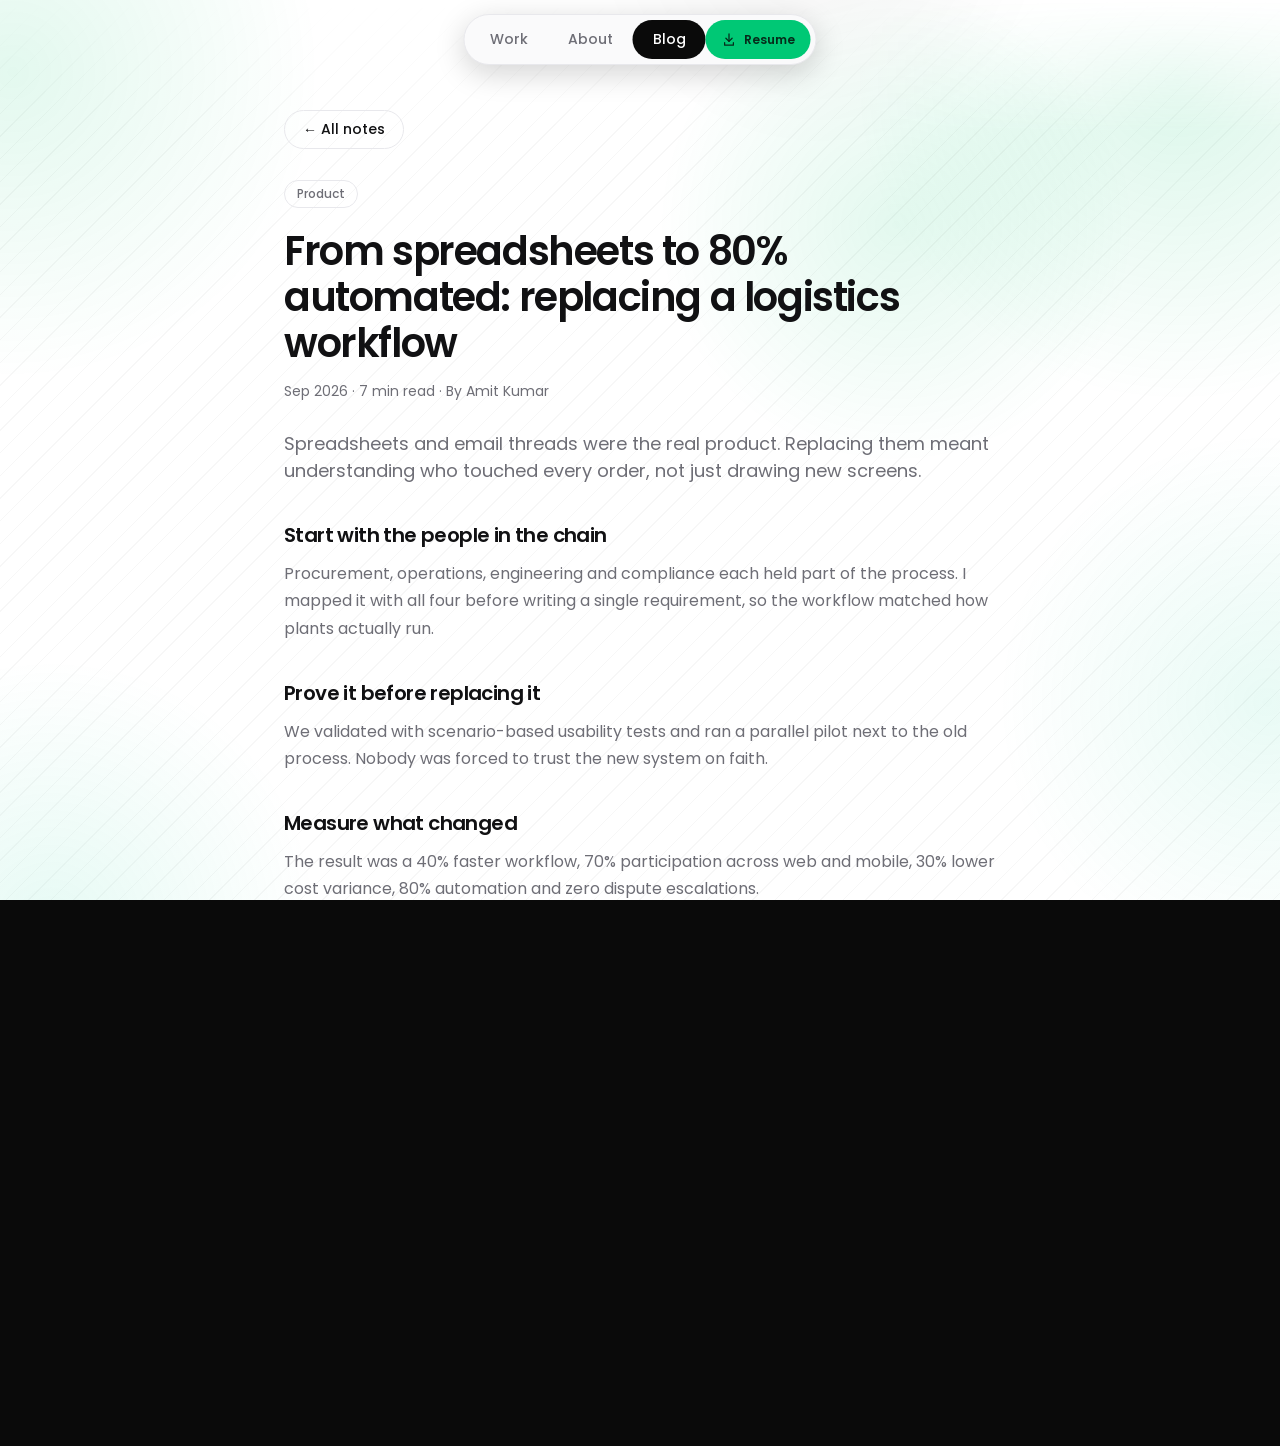
<file: post.html>
<!DOCTYPE html>
<html lang="en">
<head>
<meta charset="utf-8">
<meta name="viewport" content="width=device-width, initial-scale=1, viewport-fit=cover">
<title>Article — Amit Kumar</title>
<meta name="description" content="Article by Amit Kumar.">
<link rel="preconnect" href="https://fonts.googleapis.com">
<link rel="preconnect" href="https://fonts.gstatic.com" crossorigin>
<link href="https://fonts.googleapis.com/css2?family=Poppins:wght@300;400;500;600;700;800&display=swap" rel="stylesheet">
<link rel="stylesheet" href="css/style.css">
<noscript><style>#wipe{display:none}</style></noscript>
</head>
<body data-page="post">
<div id="dot"></div>
<nav aria-label="Pages"><span id="pill"></span><a href="index.html">Work</a><a href="about.html">About</a><a href="blog.html" aria-current="page">Blog</a>
<a href="uploads/Amit_Kumar_Product_Manager.pdf" target=_blank class="resume-download">
  <svg width="15" height="15" viewBox="0 0 24 24" fill="none" stroke="currentColor" stroke-width="2" stroke-linecap="round" stroke-linejoin="round">
    <path d="M12 3v12"/><path d="m7 10 5 5 5-5"/><path d="M5 17v4h14v-4"/>
  </svg> Resume
</a></nav>
<div id="wipe" class="cover"></div>
<main>
<section id="post"><div class="wrap art-page" id="postbox"></div></section>
</main>
<footer>© 2026 Amit Kumar · ak71901@gmail.com · Delhi, India</footer>
<script src="data/site-data.js"></script>
<script src="js/data.js" defer></script>
<script src="js/main.js" defer></script>
<script src="js/post.js" defer></script>
</body>
</html>
</file>
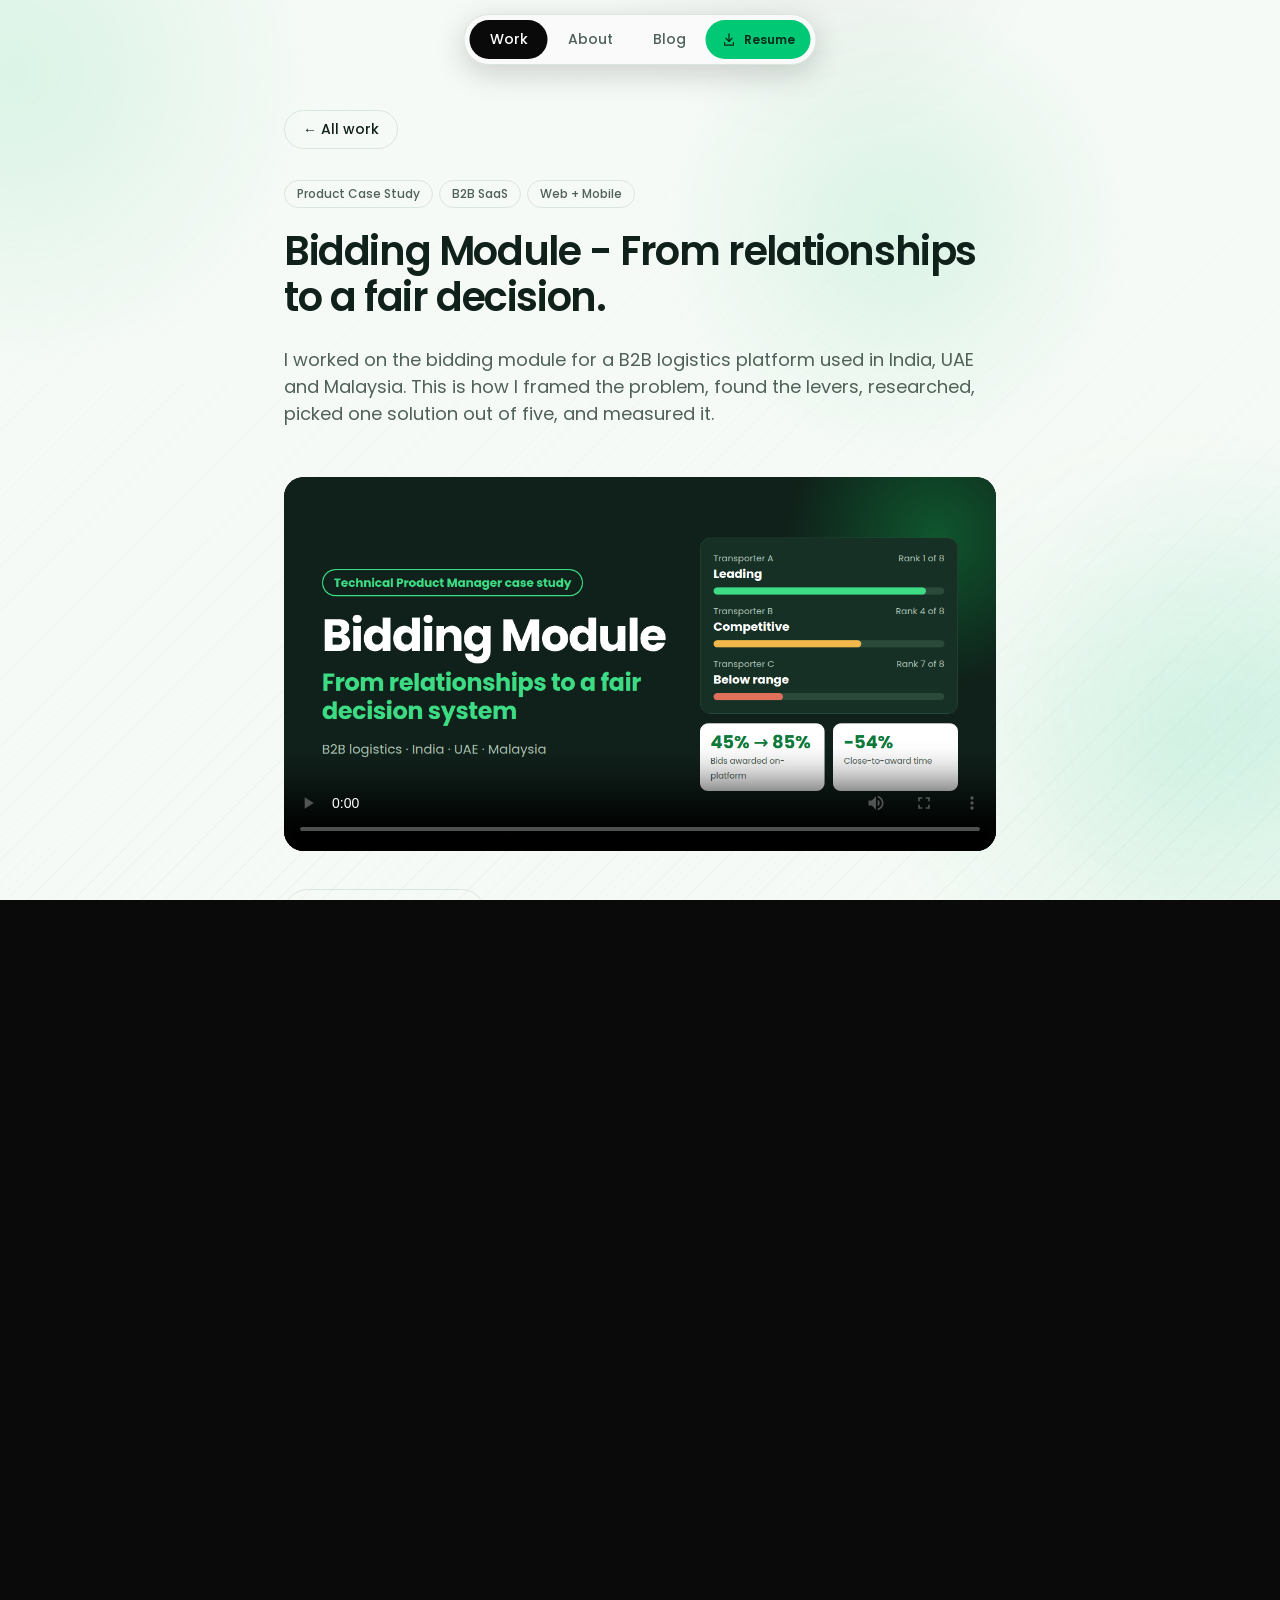
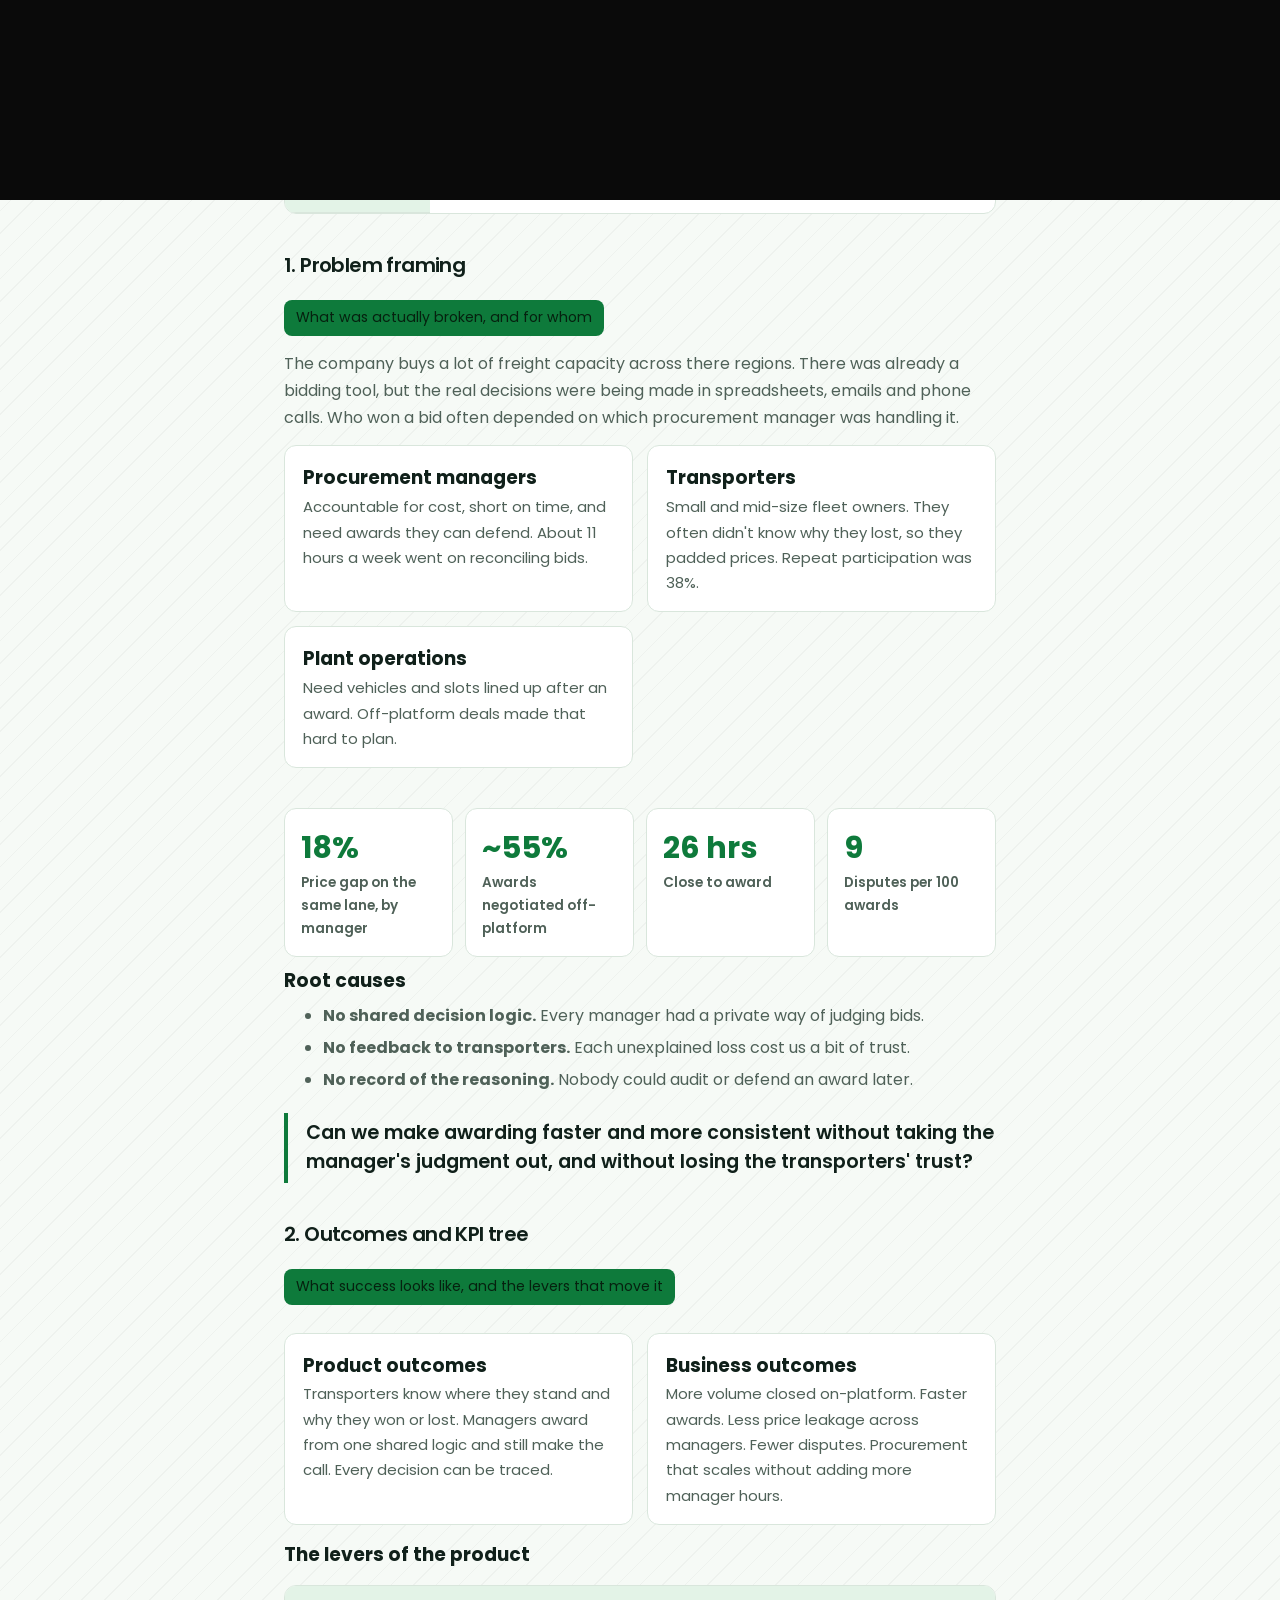
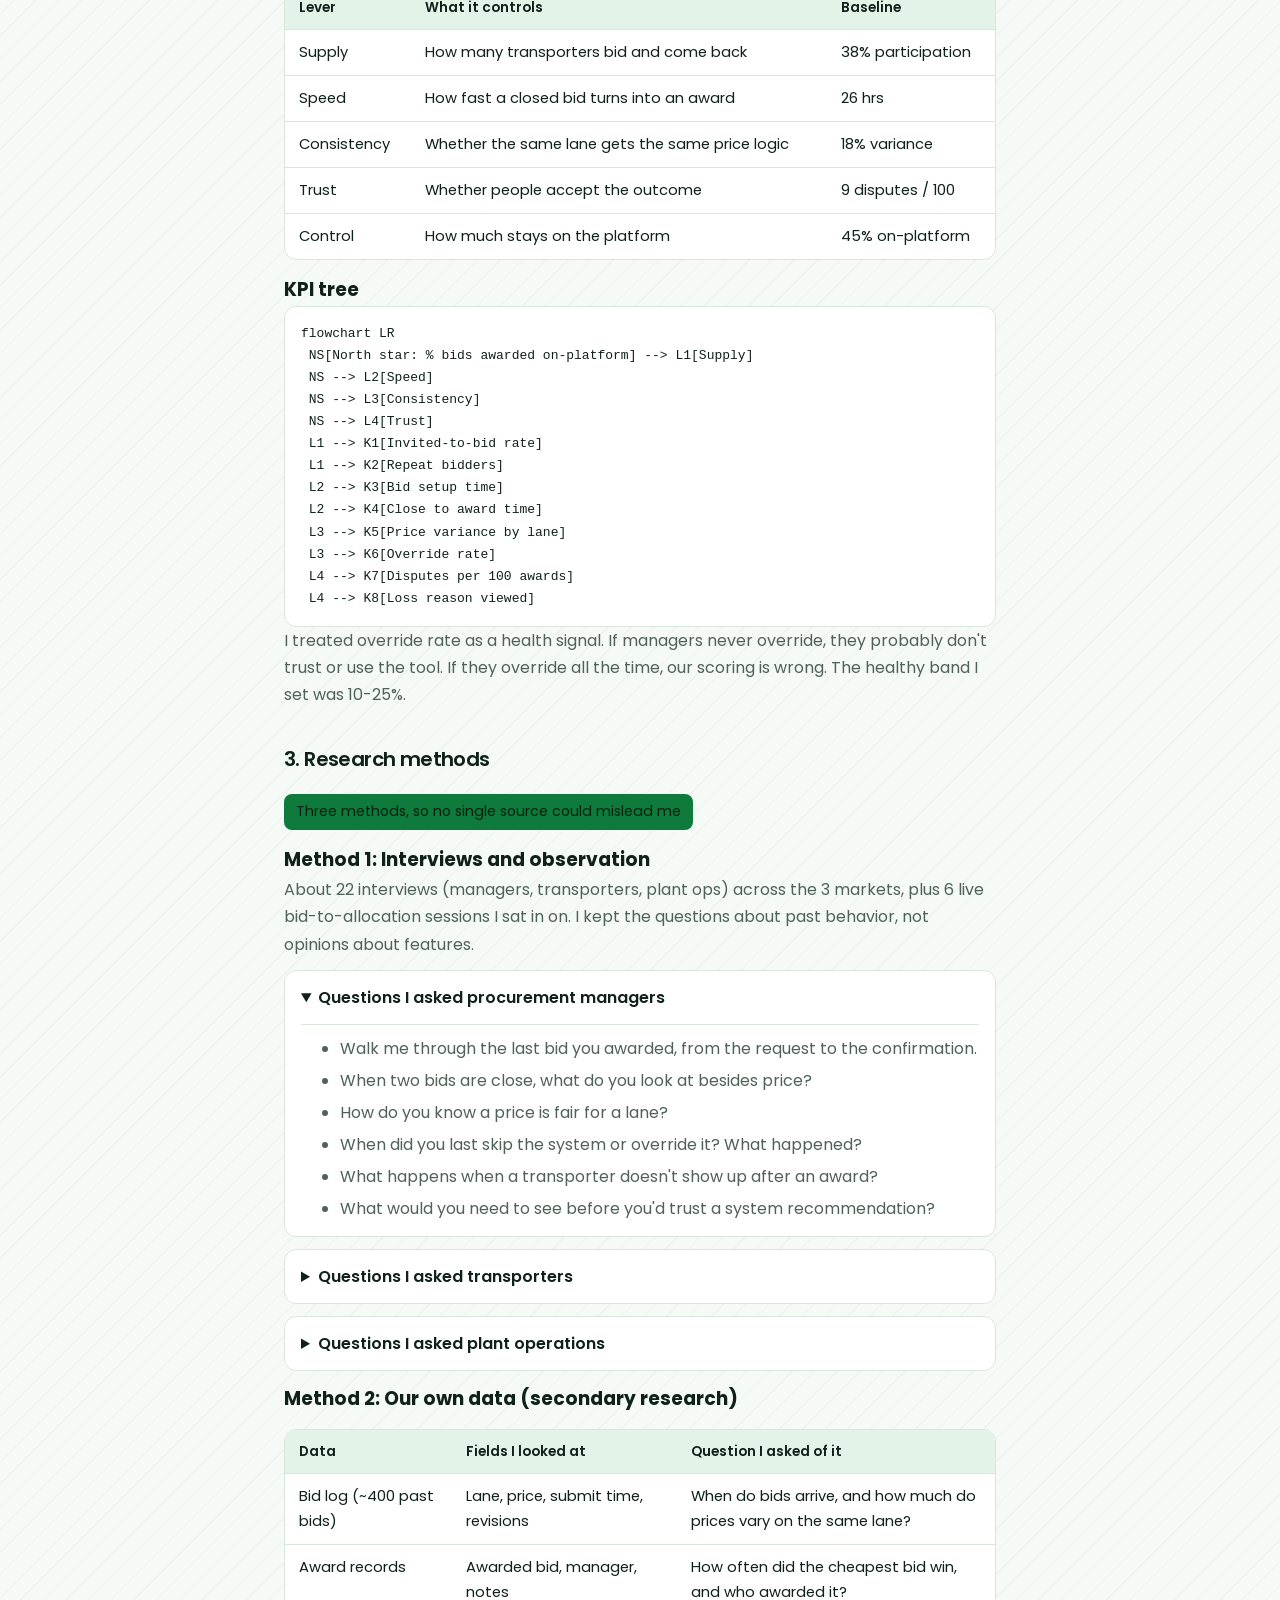
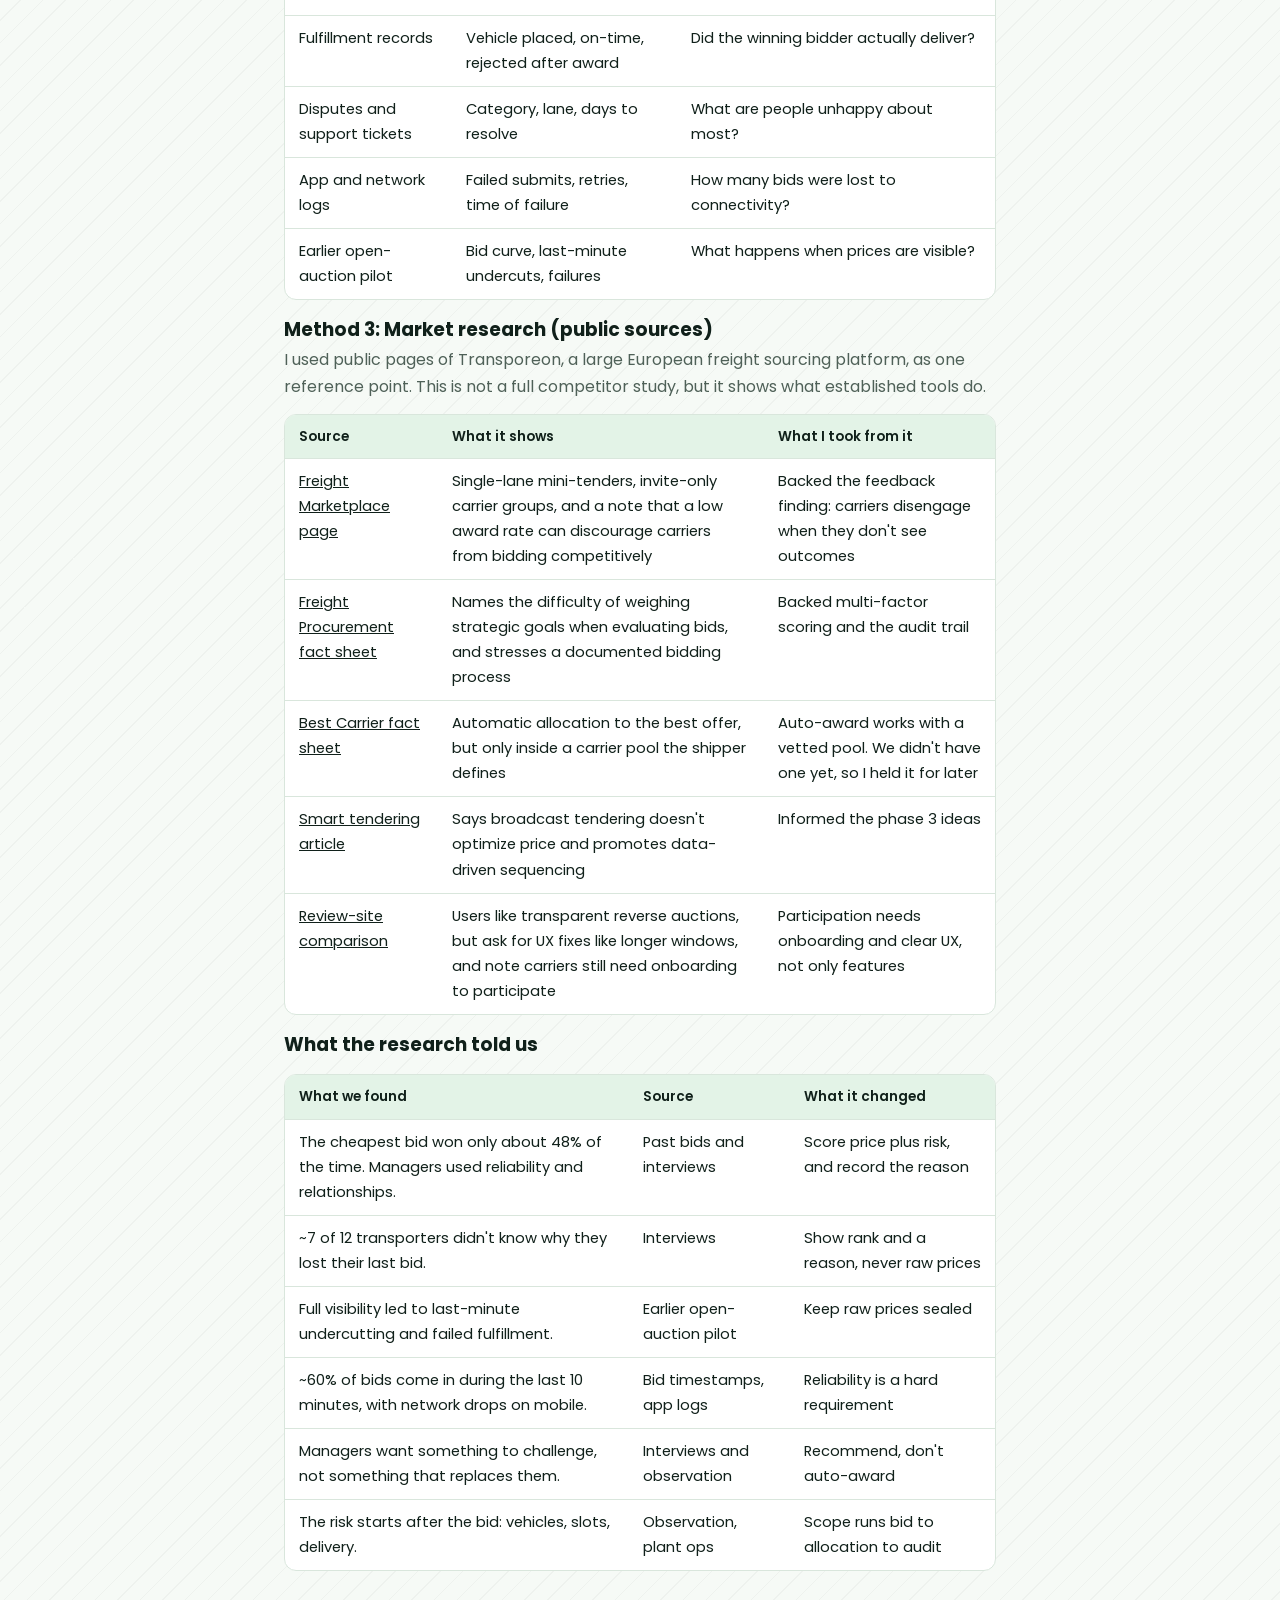
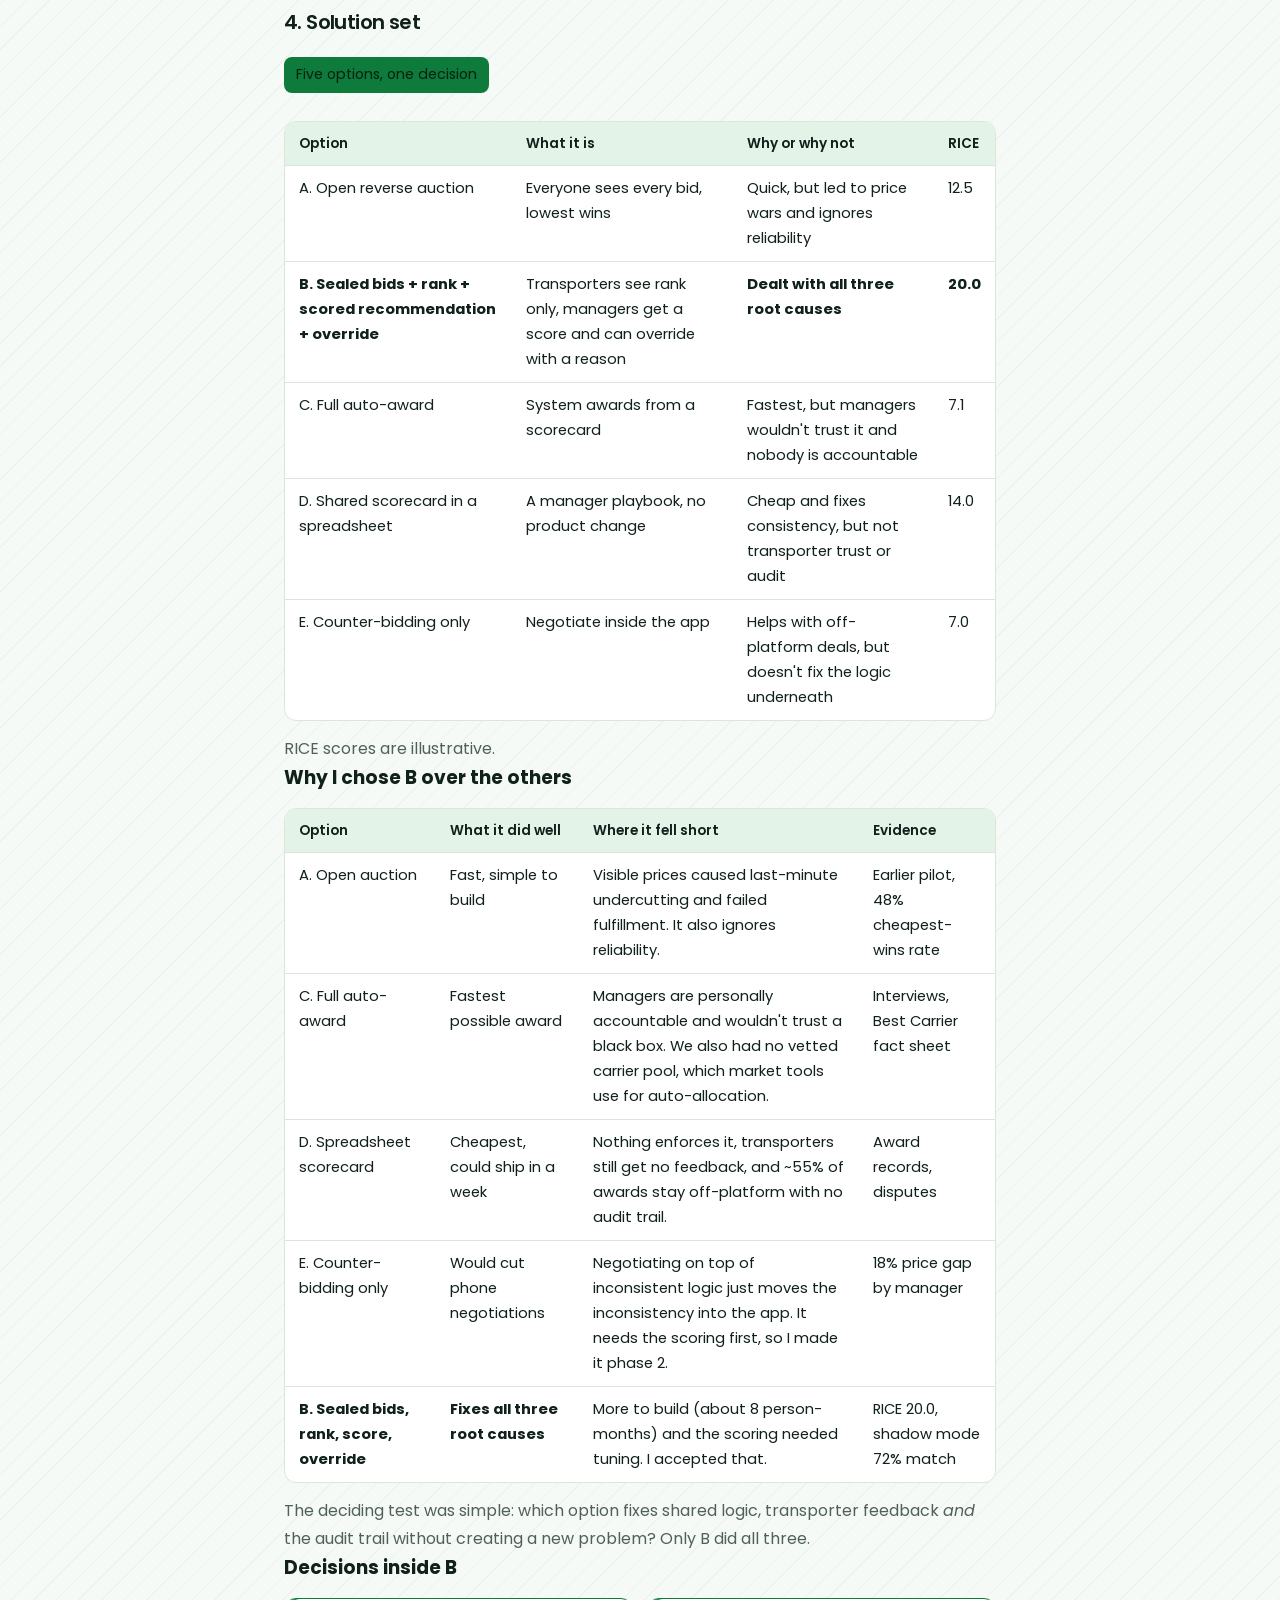
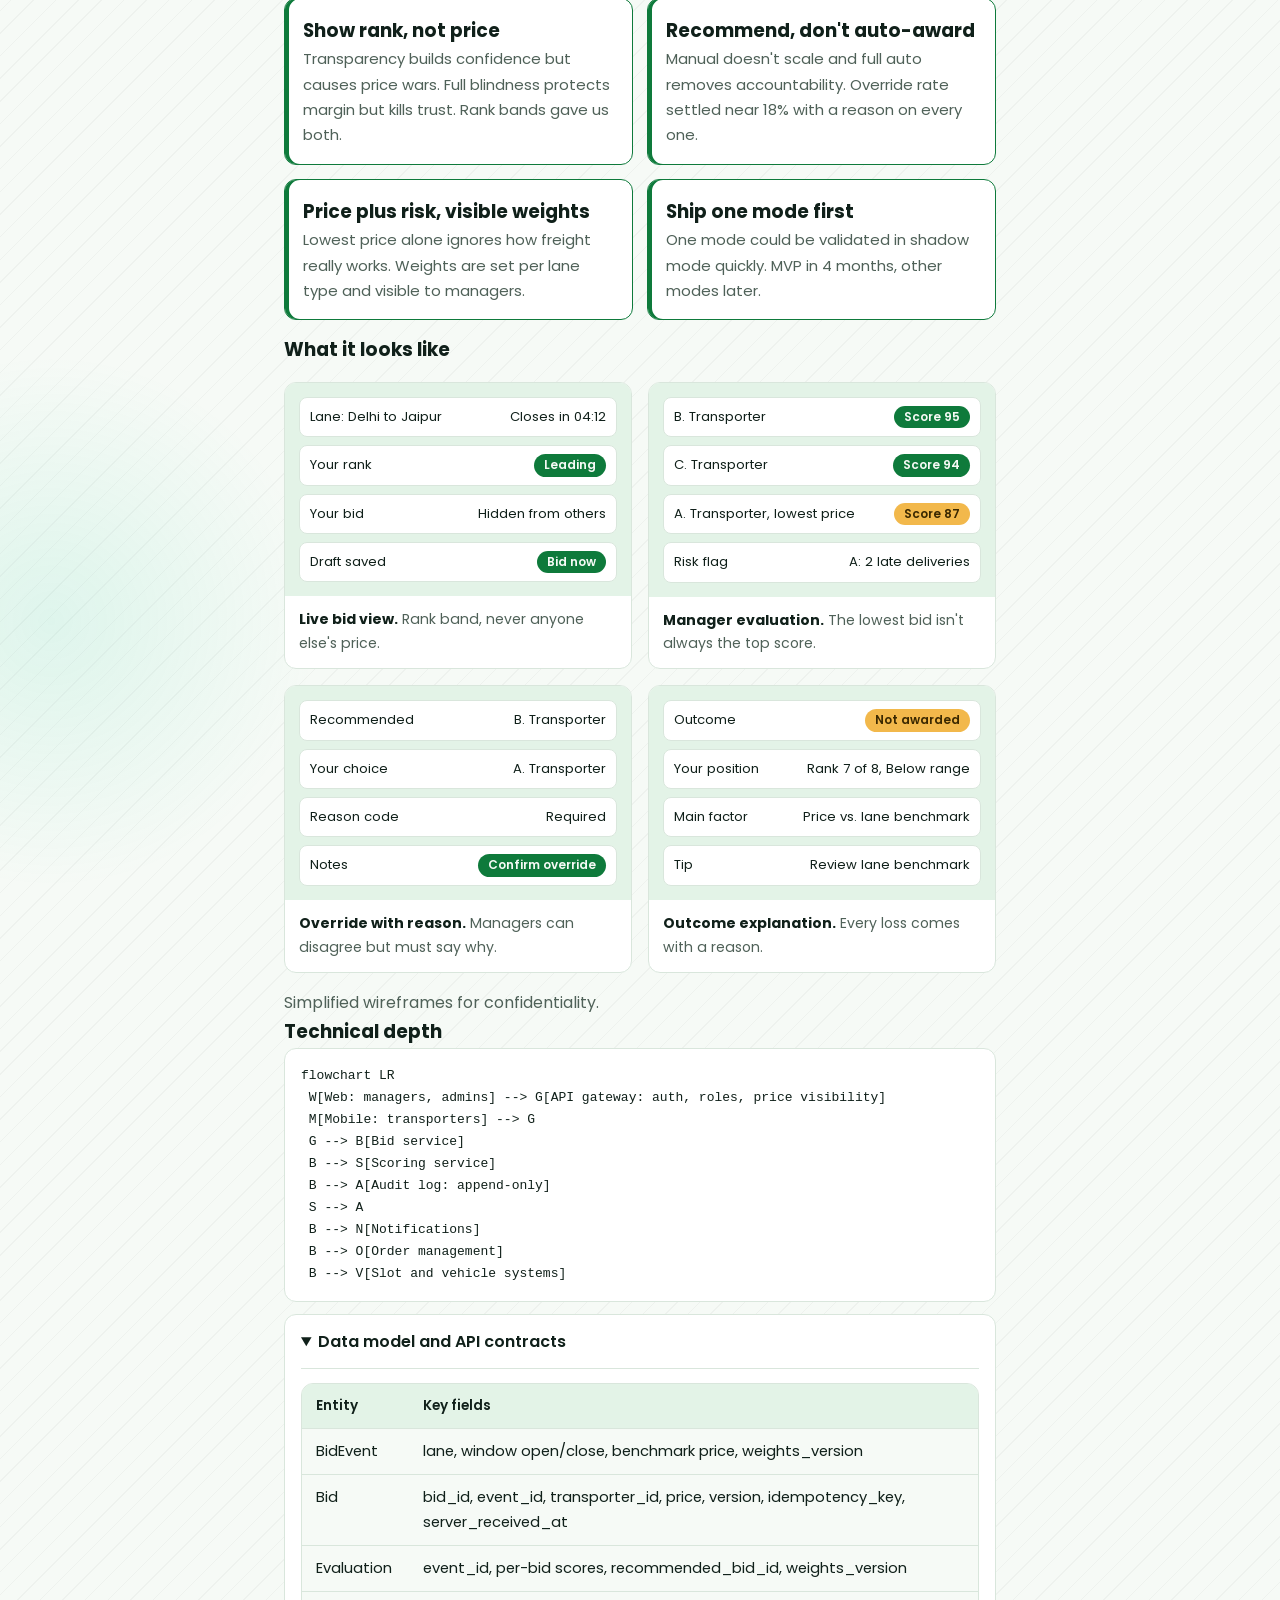
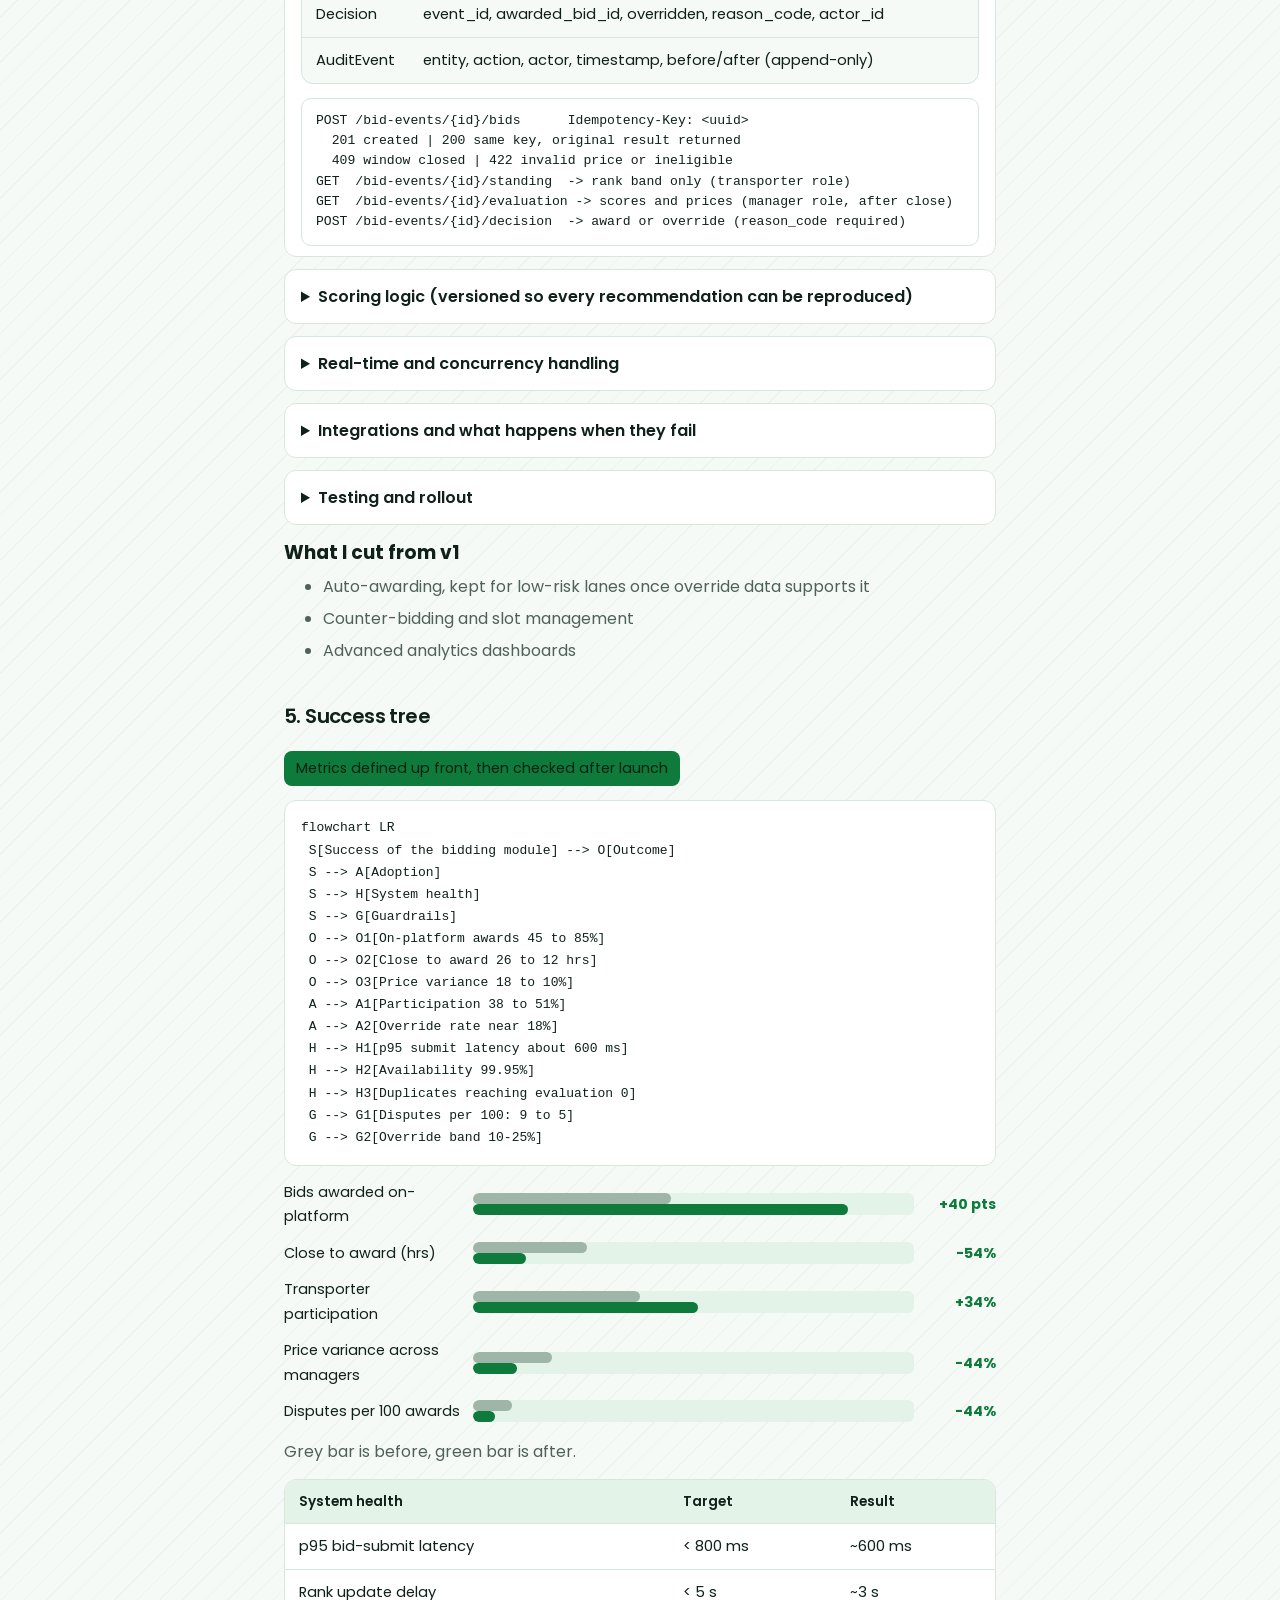
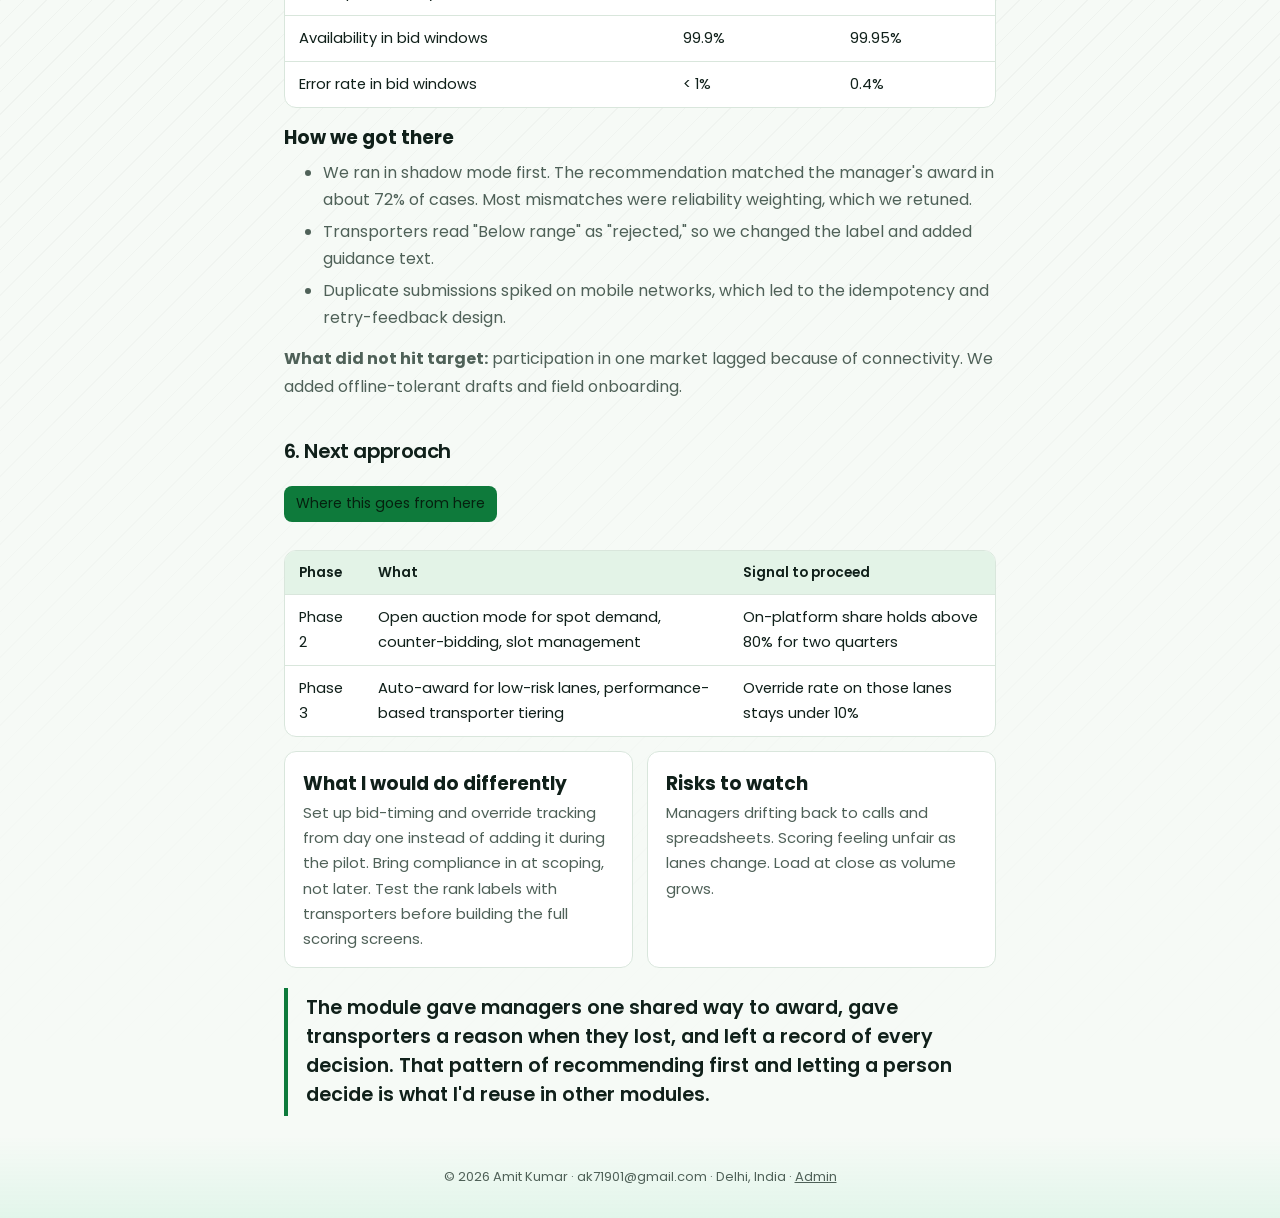
<file: project.html>
<!DOCTYPE html>
<html lang="en">
<head>
<meta charset="utf-8">
<meta name="viewport" content="width=device-width, initial-scale=1, viewport-fit=cover">
<title>Project — Amit Kumar</title>
<meta name="description" content="Article by Amit Kumar.">
<link rel="preconnect" href="https://fonts.googleapis.com">
<link rel="preconnect" href="https://fonts.gstatic.com" crossorigin>
<link href="https://fonts.googleapis.com/css2?family=Poppins:wght@300;400;500;600;700;800&display=swap" rel="stylesheet">
<link rel="stylesheet" href="css/style.css">
<noscript><style>#wipe{display:none}</style></noscript>
</head>
<body data-page="project">
<div id="dot"></div>
<nav aria-label="Pages"><span id="pill"></span><a href="index.html" aria-current="page">Work</a><a href="about.html">About</a><a href="blog.html">Blog</a>
<a href="uploads/Amit_Kumar_Product_Manager.pdf" target=_blank class="resume-download">
  <svg width="15" height="15" viewBox="0 0 24 24" fill="none" stroke="currentColor" stroke-width="2" stroke-linecap="round" stroke-linejoin="round">
    <path d="M12 3v12"/><path d="m7 10 5 5 5-5"/><path d="M5 17v4h14v-4"/>
  </svg> Resume
</a></nav>
<div id="wipe" class="cover"></div>
<main>
<section id="project"><div class="wrap art-page" id="projbox"></div></section>
</main>
<footer>© 2026 Amit Kumar · ak71901@gmail.com · Delhi, India</footer>
<script src="data/site-data.js"></script>
<script src="js/data.js" defer></script>
<script src="js/main.js" defer></script>
<script src="js/project.js" defer></script>
</body>
</html>
</file>
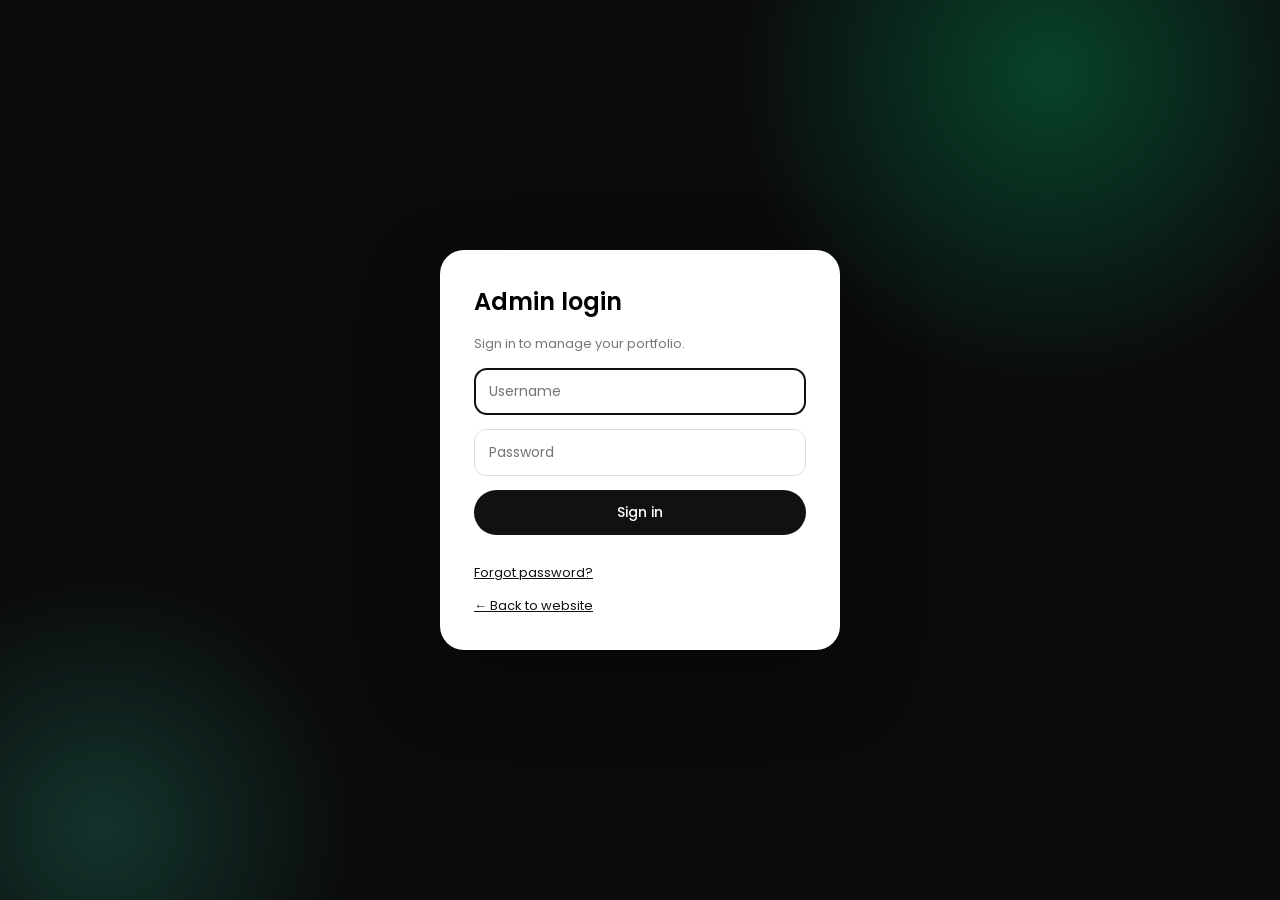
<file: setup.html>
<!DOCTYPE html>
<html lang="en"><head><meta charset="utf-8"><meta name="viewport" content="width=device-width, initial-scale=1">
<title>Setup — Amit Kumar</title><meta name="robots" content="noindex">
<link href="https://fonts.googleapis.com/css2?family=Poppins:wght@400;500;600&display=swap" rel="stylesheet">
<link rel="stylesheet" href="css/auth.css"><link rel="stylesheet" href="css/connect.css"></head>
<body class="auth">
<form id="sf" class="card"><h1>Create your admin account</h1><p>One-time setup. You will use these details to sign in to the admin page.</p>
<input id="su" placeholder="Choose a username" autocomplete="username" autofocus required><input id="sp" type="password" placeholder="Password (6+ characters)" autocomplete="new-password" required><input id="sp2" type="password" placeholder="Repeat password" autocomplete="new-password" required>
<button class="b">Create account</button><p id="se" class="err"></p><a href="index.html">← Back to website</a></form>
<script src="data/users.js"></script><script src="js/backend.js"></script><script src="js/auth.js"></script><script src="js/setup.js"></script>
</body></html>
</file>
<file: css/style.css>
/* Amit Kumar portfolio - shared styles for all pages */
:root{--bg:#FFFFFF;--ink:#111113;--mute:#6E6E76;--pri:#0A0A0A;--pri-ink:#0A0A0A;--sec:#00C46A;--mint:#33D6A6;--card:#FAFAFB;--line:#E8E8EC;--dim:#E6E6EA;
box-sizing:border-box;padding-top:env(safe-area-inset-top,0px);padding-bottom:env(safe-area-inset-bottom,0px)}
html{scroll-padding-top:env(safe-area-inset-top,0px)}
*{box-sizing:border-box;margin:0}
body{font-family:'Poppins',system-ui,sans-serif;background:var(--bg);color:var(--ink);overflow-x:hidden;line-height:1.6}
a{color:inherit}:focus-visible{outline:3px solid var(--sec);outline-offset:3px}
nav{position:fixed;top:calc(14px + env(safe-area-inset-top,0px));left:50%;transform:translateX(-50%);z-index:20;display:flex;padding:5px;background:var(--card);border:1px solid var(--line);border-radius:99px;box-shadow:0 8px 30px rgba(10,10,10,.18)}
nav a{position:relative;z-index:1;font:500 14px 'Poppins';padding:9px 20px;border:0;background:none;color:var(--mute);border-radius:99px;cursor:pointer;transition:color .3s}
nav a[aria-current=page]{color:#fff}
#pill{position:absolute;top:5px;bottom:5px;left:5px;background:var(--pri);border-radius:99px;transition:all .45s cubic-bezier(.7,0,.2,1)}
#wipe{position:fixed;inset:0;z-index:50;background:var(--pri);transform:translateY(100%);pointer-events:none}
#wipe.in{transition:transform .45s cubic-bezier(.7,0,.2,1);transform:none}
#wipe.out{transition:transform .5s cubic-bezier(.7,0,.2,1);transform:translateY(-100%)}
#dot{position:fixed;z-index:40;width:18px;height:18px;border-radius:50%;background:var(--sec);pointer-events:none;mix-blend-mode:multiply;transition:width .3s,height .3s;left:-40px;top:-40px;translate:-50% -50%}
#dot.big{width:64px;height:64px}
@media (pointer:coarse){#dot{display:none}}
.wrap{max-width:1120px;margin:0 auto;padding:0 24px}
/* hero */
.hero{min-height:100vh;display:flex;flex-direction:column;justify-content:center;padding-top:90px;position:relative}
.hero h1{font-weight:800;font-size:clamp(42px,9vw,118px);line-height:1;letter-spacing:-.05em}
.hero h1 .ln{display:block;overflow:hidden;padding-bottom:.1em}
.hero h1 .ln>span{display:inline-block;transform:translateY(110%);animation:up .9s cubic-bezier(.2,.8,.2,1) forwards}
.ln:nth-child(2)>span{animation-delay:.12s}.ln:nth-child(3)>span{animation-delay:.24s}
@keyframes up{to{transform:none}}
.strike{position:relative;color:var(--mute)}
.strike::after{content:"";position:absolute;left:0;right:0;top:54%;height:.09em;background:var(--sec);transform:scaleX(0);transform-origin:left;animation:sx .7s .9s cubic-bezier(.7,0,.2,1) forwards}
@keyframes sx{to{transform:none}}
.hero .lead{max-width:480px;color:var(--mute);font-size:18px;margin-top:26px;opacity:0;animation:fade 1s 1.3s forwards}
@keyframes fade{to{opacity:1}}
.cue{margin-top:44px;display:flex;align-items:center;gap:14px;font-size:14px;color:var(--mute);opacity:0;animation:fade 1s 1.6s forwards}
.cue i{width:26px;height:44px;border:2px solid var(--ink);border-radius:20px;position:relative}
.cue i::after{content:"";position:absolute;left:50%;top:7px;width:5px;height:9px;margin-left:-2.5px;border-radius:3px;background:var(--sec);animation:wheel 1.6s infinite}
@keyframes wheel{70%{transform:translateY(16px);opacity:0}}
.float{position:absolute;border-radius:50%;pointer-events:none;animation:drift 7s ease-in-out infinite}
@keyframes drift{50%{translate:0 -28px;rotate:30deg}}
/* story */
.story{display:grid;grid-template-columns:1.05fr .95fr;gap:40px;position:relative}
.stagebox{position:sticky;top:0;height:100vh;display:grid;place-items:center}
.stage{position:relative;width:min(100%,520px);aspect-ratio:1}
.sh{position:absolute;transition:all .9s cubic-bezier(.6,0,.2,1);transition-delay:calc(var(--i)*35ms)}
.stage.bounce .sh{animation:bob 1.3s ease-in-out infinite;animation-delay:calc(var(--i)*90ms)}
@keyframes bob{50%{translate:0 -16%}}
.chap{min-height:90vh;display:flex;flex-direction:column;justify-content:center}
.chap:last-child{min-height:70vh}
.chap h2{font-size:clamp(30px,4.4vw,54px);line-height:1.08;letter-spacing:-.04em;font-weight:700;opacity:.22;transition:opacity .5s}
.chap p{color:var(--mute);margin-top:18px;max-width:400px;opacity:.22;transition:opacity .5s}
.chap.on h2,.chap.on p{opacity:1}
.chap small{font-weight:600;color:var(--pri-ink);margin-bottom:12px;font-size:15px}
/* work */
.sec-h{font-size:clamp(34px,6vw,76px);letter-spacing:-.045em;line-height:1.02;font-weight:800;margin:110px 0 30px}
.proj{display:grid;grid-template-columns:1fr 1.2fr;gap:36px;align-items:center;padding:34px 0;border-top:1px solid var(--line);text-decoration:none}
.proj:nth-of-type(even) .art{order:2}
.art{aspect-ratio:4/3;border-radius:28px;position:relative;overflow:hidden;transition:transform .5s cubic-bezier(.2,.8,.2,1),border-radius .5s}
.proj:hover .art,.proj:focus-visible .art{transform:scale(.96) rotate(-1.5deg);border-radius:70px 20px 70px 20px}
.art i{position:absolute;display:block;transition:transform .6s cubic-bezier(.2,.8,.2,1)}
.proj:hover .art i:first-child{transform:translate(14%,-10%) scale(1.15)}.proj:hover .art i:last-child{transform:translate(-18%,12%) rotate(40deg)}
.a1{background:var(--pri)}.a1 i:first-child{width:55%;height:55%;border-radius:50%;background:var(--sec);left:12%;top:14%}.a1 i:last-child{width:46%;height:46%;border-radius:20px;background:var(--mint);right:10%;bottom:10%}
.a2{background:var(--sec)}.a2 i:first-child{width:70%;height:30%;border-radius:99px;background:var(--ink);left:12%;top:20%}.a2 i:last-child{width:36%;height:36%;border-radius:50%;background:var(--bg);right:14%;bottom:12%}
.a3{background:var(--mint)}.a3 i:first-child{width:44%;height:60%;border-radius:99px 99px 0 0;background:var(--pri);left:16%;bottom:0}.a3 i:last-child{width:40%;height:40%;border-radius:50%;background:var(--sec);right:12%;top:14%}
.tag{display:inline-block;font-size:13px;font-weight:500;padding:4px 14px;border-radius:99px;border:1px solid var(--line);color:var(--mute);margin:0 6px 6px 0}
.proj h3{font-size:clamp(26px,3.6vw,42px);letter-spacing:-.035em;line-height:1.12;margin:12px 0}
.proj p{color:var(--mute);max-width:430px}.stat{margin-top:14px;font-weight:600;color:var(--pri-ink)}
.next{display:flex;justify-content:space-between;align-items:center;gap:20px;margin:70px 0 50px;padding:40px;border-radius:32px;background:var(--ink);color:var(--bg);cursor:pointer;border:0;width:100%;font:inherit;text-align:left}
.next b{font-size:clamp(28px,5vw,56px);letter-spacing:-.04em;line-height:1.05}.next small{display:block;opacity:.65;font-size:14px}
.next .go{flex:none;width:68px;height:68px;border-radius:50%;background:var(--sec);display:grid;place-items:center;font-size:28px;color:#0A0A0A;transition:transform .4s}
.next:hover .go{transform:rotate(-45deg) scale(1.12)}
/* about */
.about{display:grid;grid-template-columns:.9fr 1.1fr;gap:56px;align-items:start;padding-top:120px}
.portrait{aspect-ratio:3/4;border-radius:200px 200px 28px 28px;background:linear-gradient(160deg,var(--pri),var(--sec));position:sticky;top:100px;overflow:hidden;animation:sway 7s ease-in-out infinite}
@keyframes sway{50%{border-radius:180px 220px 28px 28px;rotate:-1.5deg}}
.eye{position:absolute;top:30%;width:26%;aspect-ratio:1;background:#fff;border-radius:50%;display:grid;place-items:center}
.eye:nth-child(1){left:18%}.eye:nth-child(2){right:18%}
.eye i{width:42%;aspect-ratio:1;border-radius:50%;background:var(--ink);transition:transform .08s}
.smile{position:absolute;left:32%;width:36%;top:56%;height:14%;border-bottom:7px solid #fff;border-radius:0 0 99px 99px}
.portrait span{position:absolute;left:0;right:0;bottom:14px;text-align:center;font-size:12px;color:#fff;opacity:.85}
.about h1{font-size:clamp(36px,6vw,76px);line-height:1.02;letter-spacing:-.045em;font-weight:800}
.about p{color:var(--mute);margin:18px 0;font-size:17px;max-width:540px}
.about h3{font-size:22px;letter-spacing:-.02em;margin:40px 0 14px}
.rules{display:grid;gap:12px}
.rule{background:var(--card);border:1px solid var(--line);border-radius:22px;padding:18px 22px;cursor:pointer;transition:transform .3s,background .3s,color .3s;text-align:left;font:inherit;color:inherit;width:100%}
.rule b{display:flex;justify-content:space-between;font-weight:600}.rule b::after{content:"+";transition:transform .3s}
.rule span{display:block;max-height:0;overflow:hidden;color:var(--mute);transition:max-height .4s,margin .4s;font-size:15px}
.rule[aria-expanded=true]{background:var(--pri);color:#fff;transform:rotate(-.6deg)}
.rule[aria-expanded=true] b::after{transform:rotate(45deg)}.rule[aria-expanded=true] span{max-height:90px;margin-top:8px;color:#E6E6E6}
.tl{border-left:2px solid var(--line);padding-left:24px;display:grid;gap:22px}
.tl div{position:relative}.tl div::before{content:"";position:absolute;left:-31px;top:8px;width:12px;height:12px;border-radius:50%;background:var(--pri)}
.tl b{display:block}.tl span{color:var(--mute);font-size:14px}
/* blog */
.blog{padding-top:130px}
.blog h1{font-size:clamp(40px,7.5vw,96px);line-height:1;letter-spacing:-.05em;font-weight:800}
.filters{display:flex;flex-wrap:wrap;gap:8px;margin:34px 0 14px}
.filters button{font:500 14px 'Poppins';padding:9px 20px;border-radius:99px;border:1px solid var(--line);background:var(--card);color:var(--ink);cursor:pointer;transition:all .3s}
.filters button[aria-pressed=true]{background:var(--ink);color:var(--bg);border-color:var(--ink)}
.post{display:grid;grid-template-columns:90px 1fr auto;gap:24px;align-items:center;padding:28px 0;border-top:1px solid var(--line);text-decoration:none;transition:padding .4s,background .4s}
.post:hover{padding-left:20px;padding-right:20px;background:var(--card);border-radius:20px}
.post time{font-size:14px;color:var(--mute)}.post h2{font-size:clamp(20px,3vw,30px);letter-spacing:-.03em;line-height:1.25}
.post p{color:var(--mute);font-size:15px}.post .rd{font-size:13px;color:var(--pri-ink);font-weight:600;white-space:nowrap}.post[hidden]{display:none}
.sub{margin-top:50px;padding:36px;border-radius:32px;background:var(--pri);color:#fff;display:flex;flex-wrap:wrap;gap:20px;justify-content:space-between;align-items:center}
.sub b{font-size:26px;letter-spacing:-.03em}.sub a{background:var(--sec);color:#0A0A0A;text-decoration:none;font-weight:600;padding:14px 28px;border-radius:99px}
footer{text-align:center;color:var(--mute);font-size:13px;padding:30px}
@media (max-width:760px){.story{grid-template-columns:1fr;gap:0}.stagebox{height:46vh;top:64px;z-index:0;background:linear-gradient(var(--bg) 85%,transparent)}.stage{width:min(70vw,260px)}.chap{min-height:70vh;position:relative;z-index:1}.proj,.about{grid-template-columns:1fr}.proj:nth-of-type(even) .art{order:0}.portrait{position:relative;top:0;max-width:300px}.post{grid-template-columns:1fr;gap:6px}nav a{padding:9px 14px}.next{padding:26px}}
@media (prefers-reduced-motion:reduce){*{animation:none!important;transition:none!important}.hero h1 .ln>span,.hero .lead,.cue{transform:none;opacity:1}.strike::after{transform:none}}
.stats{display:grid;grid-template-columns:repeat(auto-fit,minmax(190px,1fr));gap:16px;margin-top:40px}
.st{background:var(--card);border:1px solid var(--line);border-radius:22px;padding:22px}.st b{display:block;font-size:46px;font-weight:800;letter-spacing:-.04em;line-height:1}.st span{color:var(--mute);font-size:14px}
.links{display:flex;flex-wrap:wrap;margin-top:6px}.links a.tag{text-decoration:none;color:var(--ink)}
.jobs{display:grid;gap:14px}.job{background:var(--card);border:1px solid var(--line);border-radius:22px;padding:22px 24px}
.job h4{font-size:19px;letter-spacing:-.02em}.job h4 small{font-weight:400;color:var(--mute);font-size:13px}.job .meta{display:block;color:var(--pri-ink);font-weight:600;font-size:14px;margin:2px 0 10px}
.job ul{padding-left:18px;color:var(--mute);font-size:15px;display:grid;gap:6px}
.sk{font-size:14px;margin:18px 0 8px;color:var(--mute);font-weight:600;text-transform:uppercase;letter-spacing:.06em}
.art-page{max-width:760px;padding-top:110px}.back{font:500 14px 'Poppins';background:none;border:1px solid var(--line);color:var(--ink);padding:8px 18px;border-radius:99px;cursor:pointer;margin-bottom:30px}
.art-page h1{font-size:clamp(34px,5.5vw,60px);line-height:1.05;letter-spacing:-.045em;font-weight:800;margin:14px 0}.art-page .meta{color:var(--mute);font-size:14px}
.art-page .lede{font-size:21px;margin:26px 0;font-weight:500;line-height:1.5}.art-page h2{font-size:26px;letter-spacing:-.03em;margin:34px 0 8px}.art-page p{font-size:17px;color:var(--mute)}
.key{margin-top:36px;padding:26px 28px;border-radius:24px;background:var(--card);border:1px solid var(--line);border-left:6px solid var(--sec)}.key b{display:block;margin-bottom:8px}.key li{margin-left:18px;color:var(--mute)}
@media(max-width:760px){.art-page{padding-top:90px}}
/* v3: lighter type, white theme, one-row cards */
body{font-weight:400;line-height:1.7;-webkit-font-smoothing:antialiased}
.hero h1{font-weight:600;font-size:clamp(34px,5.4vw,70px);letter-spacing:-.035em;line-height:1.08}
.hero .lead{font-size:17px;max-width:460px}
.chap small{font-size:13px;font-weight:500;letter-spacing:.04em}
.chap h2{font-size:clamp(24px,3vw,36px);font-weight:600;letter-spacing:-.03em}.chap p{font-size:16px}
.sec-h{font-size:clamp(26px,3.4vw,38px);font-weight:600;letter-spacing:-.03em;margin:90px 0 18px}
.stats{grid-template-columns:repeat(6,1fr);gap:12px}.st{padding:18px;border-radius:18px}
.st b{font-size:26px;font-weight:600;letter-spacing:-.02em}.st span{display:block;margin-top:6px;font-size:12.5px;line-height:1.4}
.wfil{display:flex;flex-wrap:wrap;gap:8px;margin:0 0 24px}
.wfil button{font:500 14px 'Poppins';padding:8px 18px;border-radius:99px;border:1px solid var(--line);background:var(--bg);color:var(--ink);cursor:pointer;transition:all .3s}
.wfil button[aria-pressed=true]{background:var(--ink);color:#fff;border-color:var(--ink)}
.pgrid{display:grid;grid-template-columns:repeat(3,1fr);gap:20px}
.proj{display:flex;flex-direction:column;align-items:stretch;gap:0;padding:0;border:1px solid var(--line);border-radius:22px;background:var(--card);overflow:hidden}
.proj[hidden]{display:none}.proj:nth-of-type(even) .art{order:0}
.proj .art,.proj:hover .art,.proj:focus-visible .art{border-radius:0;aspect-ratio:16/10;transform:none}
.proj{transition:transform .35s,box-shadow .35s}.proj:hover{transform:translateY(-4px);box-shadow:0 14px 34px rgba(0,0,0,.08)}
.pb{padding:20px 22px 22px}.proj h3{font-size:17px;font-weight:600;letter-spacing:-.02em;line-height:1.3;margin:10px 0 6px}
.proj p{font-size:14px;line-height:1.6}.stat{font-size:13px;font-weight:600;margin-top:12px}
.tag{font-size:12px;padding:3px 12px}
.next{padding:26px 30px;border-radius:24px;margin:60px 0 40px}.next b{font-size:clamp(20px,2.6vw,28px);font-weight:600;letter-spacing:-.03em}
.next .go{width:50px;height:50px;font-size:22px}
.about h1{font-size:clamp(28px,3.8vw,42px);font-weight:600;letter-spacing:-.035em;line-height:1.12}
.about p{font-size:16px}.about h3{font-size:17px;font-weight:600;letter-spacing:-.01em;margin:34px 0 12px}
.rule b{font-weight:500;font-size:15px}.job h4{font-size:16px;font-weight:600}.sk{font-size:12px;font-weight:600}
.blog h1{font-size:clamp(30px,4.2vw,48px);font-weight:600;letter-spacing:-.035em;line-height:1.12}
.post h2{font-size:clamp(17px,2vw,20px);font-weight:600;letter-spacing:-.02em}.post p{font-size:14px}
.sub b{font-size:19px;font-weight:600}
.art-page h1{font-size:clamp(28px,3.8vw,40px);font-weight:600;letter-spacing:-.035em;line-height:1.15}
.art-page .lede{font-size:18px;font-weight:400}.art-page h2{font-size:20px;font-weight:600}.art-page p{font-size:16px}
@media (max-width:1000px){.stats{grid-template-columns:repeat(3,1fr)}.pgrid{grid-template-columns:repeat(2,1fr)}}
@media (max-width:620px){.stats{grid-template-columns:repeat(2,1fr)}.pgrid{grid-template-columns:1fr}.next{padding:22px}}

/* multi-page additions */
nav a{text-decoration:none;white-space:nowrap}
a.next{text-decoration:none}
.back{display:inline-block;text-decoration:none}
#wipe.cover{transform:none}

/* ---- redesigned hero ---- */
.hx{display:grid;grid-template-columns:1.05fr .95fr;gap:48px;align-items:center}
.hero h1{font-size:clamp(30px,4.4vw,56px);line-height:1.1;letter-spacing:-.035em;font-weight:600}
.hx-eye{display:inline-flex;align-items:center;gap:10px;padding:7px 16px;border:1px solid var(--line);border-radius:99px;font-size:13px;font-weight:500;margin-bottom:22px;background:var(--card)}
.hx-eye i{width:8px;height:8px;border-radius:50%;background:var(--sec);animation:hxp 1.8s infinite}
.hl{background:linear-gradient(transparent 62%,rgba(0,196,106,.35) 62%)}
.hx .lead{max-width:470px}
.hx-cta{display:flex;gap:12px;flex-wrap:wrap;margin-top:28px}
.btn{display:inline-block;padding:12px 22px;border-radius:99px;background:var(--ink);color:#fff;font:500 14px 'Poppins';text-decoration:none;border:1px solid var(--ink);transition:transform .3s,box-shadow .3s}
.btn:hover{transform:translateY(-2px);box-shadow:0 8px 20px rgba(0,0,0,.15)}.btn.ghost{background:transparent;color:var(--ink);border-color:var(--line)}
.hx-art{position:relative;width:100%;max-width:470px;aspect-ratio:1;margin-left:auto}
.hx-path{position:absolute;inset:0;width:100%;height:100%;overflow:visible}
.hx-path path{fill:none;stroke:var(--sec);stroke-width:.6;stroke-dasharray:2 2}.hx-path circle{fill:var(--sec)}
.hx-card{position:absolute;background:#fff;border:1px solid var(--line);border-radius:18px;padding:22px 16px 16px;box-shadow:0 18px 44px rgba(0,0,0,.09);animation:hxf 6s ease-in-out infinite}
.hx-card.d{left:0;top:4%;width:54%;rotate:-5deg}.hx-card.p{right:0;bottom:2%;width:58%;rotate:3deg;animation-delay:-3s}
.hx-chip{position:absolute;top:-11px;left:14px;background:var(--ink);color:#fff;font:500 11px 'Poppins';padding:4px 12px;border-radius:99px}.hx-chip.g{background:var(--sec);color:var(--ink)}
.wf i{display:block;height:9px;border-radius:5px;background:var(--dim);margin:8px 0}
.wf .b1{width:55%;background:var(--ink)}.wf .b2{height:58px;border-radius:10px;background:linear-gradient(135deg,var(--pri),var(--sec))}.wf .b3{width:80%}
.wf .b4{width:42%;height:20px;border-radius:99px;background:var(--sec);animation:hxb 2s infinite}
.hx-card .m b{display:block;font-size:30px;font-weight:600;letter-spacing:-.03em;line-height:1.1}.hx-card .m small{color:var(--mute);font-size:12px}
.bars{display:flex;align-items:flex-end;gap:6px;height:60px;margin:12px 0}
.bars i{flex:1;height:var(--h);border-radius:5px;background:var(--dim);transform-origin:bottom;animation:hxg 1.1s cubic-bezier(.2,.8,.2,1) backwards}
.bars i:nth-child(2){animation-delay:.1s}.bars i:nth-child(3){animation-delay:.2s}.bars i:nth-child(4){animation-delay:.3s}.bars i:nth-child(5){animation-delay:.4s}.bars i.on{background:var(--sec)}
.road{display:flex;gap:6px}.road span{font-size:11px;padding:3px 10px;border-radius:99px;border:1px solid var(--line);color:var(--mute)}.road .n{background:var(--ink);color:#fff;border-color:var(--ink)}
.hx-tag{position:absolute;font:500 12px 'Poppins';padding:6px 14px;border-radius:99px;background:var(--card);border:1px solid var(--line);animation:hxf 5s ease-in-out infinite}
.hx-tag.t1{left:2%;bottom:30%}.hx-tag.t2{left:16%;bottom:12%;animation-delay:-2s}.hx-tag.t3{right:2%;top:0;animation-delay:-1s}
.hx-line{display:grid;grid-template-columns:repeat(4,1fr);gap:24px;margin-top:64px;position:relative;border-top:2px solid var(--line)}
.hx-line::before{content:"";position:absolute;left:0;right:0;top:-2px;height:2px;background:var(--sec);transform-origin:left;animation:hxl 2.4s .4s cubic-bezier(.6,0,.2,1) backwards}
.hx-line .s{position:relative;padding-top:20px}.hx-line .s::before{content:"";position:absolute;left:0;top:-7px;width:12px;height:12px;border-radius:50%;background:var(--bg);border:2px solid var(--ink)}
.hx-line .s:last-child::before{background:var(--sec);border-color:var(--sec);animation:hxp 1.8s infinite}
.hx-line b{display:block;font-size:15px;font-weight:600}.hx-line span{font-size:13px;color:var(--mute);line-height:1.5;display:block;margin-top:2px}
@keyframes hxf{0%,100%{translate:0 0}50%{translate:0 -9px}}
@keyframes hxg{from{transform:scaleY(0)}}@keyframes hxl{from{transform:scaleX(0)}}
@keyframes hxb{0%,100%{transform:scale(1)}50%{transform:scale(1.07)}}
@keyframes hxp{0%{box-shadow:0 0 0 0 rgba(0,196,106,.5)}100%{box-shadow:0 0 0 12px rgba(0,196,106,0)}}
@media (max-width:900px){.hx{grid-template-columns:1fr;gap:36px}.hx-art{max-width:380px;margin:0 auto}.hero{padding-top:110px}
 .hx-line{grid-template-columns:repeat(2,1fr);border-top:0;margin-top:40px;gap:30px 20px}.hx-line::before{display:none}.hx-line .s{border-top:2px solid var(--line)}}

/* ---- creative layer ---- */
body{overflow-x:clip}
#bar{position:fixed;top:0;left:0;height:3px;width:100%;background:var(--sec);transform:scaleX(0);transform-origin:left;z-index:60}
.hero{isolation:isolate}
.hero::before{content:"";position:absolute;left:50%;top:0;width:100vw;height:100%;translate:-50% 0;z-index:-1;pointer-events:none;
 background:radial-gradient(circle at 78% 32%,rgba(0,196,106,.16),transparent 42%),radial-gradient(#d6d6dc 1px,transparent 1.2px) 0 0/22px 22px;
 -webkit-mask-image:linear-gradient(#000 55%,transparent);mask-image:linear-gradient(#000 55%,transparent)}
.hx-card.d{transform:translate(calc(var(--px,0px)*-1),calc(var(--py,0px)*-1));transition:transform .4s}
.hx-card.p{transform:translate(var(--px,0px),var(--py,0px));transition:transform .4s}
.mq{overflow:hidden;border-block:1px solid var(--line);padding:16px 0;margin:10px 0 0;-webkit-mask-image:linear-gradient(90deg,transparent,#000 10%,#000 90%,transparent);mask-image:linear-gradient(90deg,transparent,#000 10%,#000 90%,transparent)}
.mq-t{display:flex;gap:34px;width:max-content;animation:hxm 34s linear infinite}
.mq span{font-size:15px;font-weight:500;white-space:nowrap}.mq em{color:var(--sec);font-style:normal}
@keyframes hxm{to{transform:translateX(-50%)}}@keyframes hxs{to{rotate:360deg}}
.bento{display:grid;grid-template-columns:repeat(4,1fr);gap:16px}
.bc{background:var(--card);border:1px solid var(--line);border-radius:24px;padding:26px;position:relative;overflow:hidden;transition:transform .35s,box-shadow .35s}
.bc:hover{transform:translateY(-4px);box-shadow:0 16px 36px rgba(0,0,0,.08)}.bc>*{position:relative;z-index:1}
.bc small{font-size:12px;font-weight:500;color:var(--mute);letter-spacing:.05em}
.bc h3{font-size:19px;font-weight:600;letter-spacing:-.025em;line-height:1.25;margin:10px 0 8px}.bc p{font-size:14px;color:var(--mute)}
.bc.big{grid-column:span 2;grid-row:span 2;min-height:340px;display:flex;flex-direction:column;justify-content:flex-end}
.bc.dk{background:var(--pri);border-color:var(--pri)}.bc.dk h3{font-size:30px;color:#fff}.bc.dk p,.bc.dk small{color:#b8b8c0}
.bc.dk::after{content:"";position:absolute;right:-70px;top:-70px;width:280px;height:280px;border-radius:50%;background:radial-gradient(circle,var(--sec),transparent 68%);opacity:.6}
.bc.dk::before{content:"";position:absolute;right:46px;top:46px;width:120px;height:120px;border:2px dashed rgba(255,255,255,.28);border-radius:50%;animation:hxs 18s linear infinite}
.chips{display:flex;flex-wrap:wrap;gap:6px;margin-top:16px}.chips span{font-size:12px;padding:4px 12px;border-radius:99px;border:1px solid rgba(255,255,255,.28);color:#fff}
.bc.gr{grid-column:span 2;background:var(--sec);border-color:var(--sec)}.bc.gr p,.bc.gr small{color:rgba(0,0,0,.68)}
.st{transition:transform .3s,border-color .3s}.st:hover{transform:translateY(-3px);border-color:var(--sec)}
.pgrid{counter-reset:p}.proj:not([hidden]){counter-increment:p}.proj{position:relative}
.proj::before{content:"0" counter(p);position:absolute;top:14px;left:14px;z-index:2;font:500 12px 'Poppins';color:#fff;background:rgba(0,0,0,.6);padding:3px 11px;border-radius:99px}
.proj::after{content:"↗";position:absolute;top:12px;right:12px;z-index:2;width:34px;height:34px;border-radius:50%;background:#fff;display:grid;place-items:center;font-size:15px;opacity:0;transform:translate(-6px,6px);transition:all .3s}
.proj:hover::after{opacity:1;transform:none}
.cta-band{margin:90px 0 0;border-radius:32px;background:var(--pri);color:#fff;padding:54px 44px;position:relative;overflow:hidden;display:flex;justify-content:space-between;align-items:center;gap:30px;flex-wrap:wrap}
.cta-band::before{content:"";position:absolute;left:-90px;bottom:-130px;width:380px;height:380px;border-radius:50%;background:radial-gradient(circle,rgba(0,196,106,.55),transparent 70%)}
.cta-band>*{position:relative}.cta-band small{color:var(--sec);font-weight:500;font-size:13px;letter-spacing:.06em;text-transform:uppercase}
.cta-band h2{font-size:clamp(24px,3.2vw,36px);font-weight:600;letter-spacing:-.03em;line-height:1.18;max-width:540px;margin-top:10px}
.cta-band .hx-cta{margin-top:0}.cta-band .btn{background:var(--sec);border-color:var(--sec);color:var(--ink)}.cta-band .btn.ghost{background:transparent;color:#fff;border-color:rgba(255,255,255,.3)}
.js .rv{opacity:0;translate:0 26px;transition:opacity .8s,translate .8s,transform .35s,box-shadow .35s,border-color .3s}
.js .rv.in{opacity:1;translate:0 0}
@media (max-width:900px){.bento{grid-template-columns:1fr 1fr}.bc.big,.bc.gr{grid-column:span 2}.bc.big{min-height:280px}.cta-band{padding:40px 26px}}
@media (max-width:560px){.bento{grid-template-columns:1fr}.bc.big,.bc.gr{grid-column:auto}}
@media (prefers-reduced-motion:reduce){.js .rv{opacity:1;translate:none}.mq-t{animation:none}}

/* ---- background effects (all pages) ---- */
body::before{content:"";position:fixed;inset:-20%;z-index:-2;pointer-events:none;
 background:radial-gradient(40vmax circle at 15% 20%,rgba(0,196,106,.11),transparent 60%),radial-gradient(35vmax circle at 85% 70%,rgba(51,214,166,.11),transparent 60%),radial-gradient(30vmax circle at 60% 8%,rgba(0,0,0,.045),transparent 60%);
 animation:hxa 26s ease-in-out infinite alternate}
@keyframes hxa{to{transform:translate(4%,-3%) rotate(6deg) scale(1.08)}}
#glow{position:fixed;inset:0;z-index:-1;pointer-events:none;background:radial-gradient(340px circle at var(--mx,70%) var(--my,25%),rgba(0,196,106,.11),transparent 70%)}
.wrap.fx{position:relative;isolation:isolate}
.fx::before{content:"";position:absolute;left:50%;top:0;width:100vw;height:100%;translate:-50% 0;z-index:-1;pointer-events:none;
 -webkit-mask-image:linear-gradient(transparent,#000 10%,#000 90%,transparent);mask-image:linear-gradient(transparent,#000 10%,#000 90%,transparent)}
.fx1::before{background:radial-gradient(460px circle at 92% 6%,rgba(0,196,106,.14),transparent 70%),radial-gradient(380px circle at 4% 70%,rgba(51,214,166,.12),transparent 70%),repeating-linear-gradient(135deg,rgba(0,0,0,.03) 0 1px,transparent 1px 16px)}
.fx2::before{background:radial-gradient(460px circle at 6% 10%,rgba(51,214,166,.14),transparent 70%),radial-gradient(420px circle at 94% 60%,rgba(0,196,106,.12),transparent 70%),radial-gradient(#d4d4da 1px,transparent 1.2px) 0 0/24px 24px}
.fx3::before{background:radial-gradient(460px circle at 90% 90%,rgba(0,196,106,.14),transparent 70%),radial-gradient(380px circle at 8% 30%,rgba(0,0,0,.045),transparent 70%),repeating-radial-gradient(circle at 100% 18%,transparent 0 46px,rgba(0,0,0,.05) 47px 48px)}
.orb{position:absolute;z-index:-1;pointer-events:none;border-radius:50%}
.o1{width:120px;height:120px;border:1.5px dashed rgba(0,196,106,.55);right:2%;top:12%;animation:hxs 30s linear infinite}
.o2{width:58px;height:58px;left:-1%;top:46%;background:linear-gradient(135deg,var(--sec),transparent);opacity:.4;animation:hxf 7s ease-in-out infinite}
.o3{width:36px;height:36px;right:8%;bottom:9%;border:2px solid rgba(0,0,0,.13);animation:hxf 9s ease-in-out infinite}
.fx2 .o1{right:auto;left:3%;top:22%}.fx2 .o2{left:auto;right:-1%;top:58%}.fx2 .o3{right:auto;left:10%;bottom:7%}
.stagebox{background:linear-gradient(rgba(255,255,255,.82) 80%,transparent);-webkit-backdrop-filter:blur(8px);backdrop-filter:blur(8px)}
.stagebox::before{content:"";position:absolute;left:50%;top:50%;width:min(86vw,430px);aspect-ratio:1;translate:-50% -50%;border-radius:50%;border:1.5px dashed rgba(0,0,0,.13);animation:hxs 40s linear infinite}
.stagebox::after{content:"";position:absolute;left:50%;top:50%;width:min(110vw,560px);aspect-ratio:1;translate:-50% -50%;border-radius:50%;background:radial-gradient(circle,rgba(0,196,106,.16),transparent 65%)}
footer{background:linear-gradient(transparent,rgba(0,196,106,.08))}
@media (prefers-reduced-motion:reduce){body::before,.orb,.stagebox::before{animation:none}}

/* ---- data-driven cards, project page, pasted HTML ---- */
.proj{cursor:pointer}.proj::before,.proj::after{pointer-events:none}
.pl{text-decoration:none;color:inherit}.pl::after{content:"";position:absolute;inset:0;z-index:1}
.more{position:relative;z-index:3;display:inline-block;margin-top:10px;font-size:13px;font-weight:600;text-decoration:none;color:var(--ink);border-bottom:2px solid var(--sec)}
.art.vid{background:#000;overflow:hidden}.art.vid video{width:100%;height:100%;object-fit:cover;display:block}
.pvid{width:100%;border-radius:20px;margin:24px 0;background:#000}
.art-page .body img,.art-page .body video{max-width:100%;border-radius:16px}
.art-page .body ul,.art-page .body ol{margin:0 0 14px 20px;color:var(--mute)}.art-page .body>.lede{margin-top:26px}
.art-page .btn{margin:6px 0 10px}

.art.vid img{width:100%;height:100%;object-fit:cover;display:block}
img.pvid{object-fit:cover}



.resume-download {display: inline-flex;align-items: center;justify-content: center;gap: 7px;padding: 9px 16px;background: #00c875;color: #062b1a;border-radius: 30px;font-size: 12px;font-weight: 600;text-decoration: none;transition: all 0.25s ease;}
.resume-download:hover {background: #00ad66;transform: translateY(-2px);box-shadow: 0 4px 14px rgba(0, 200, 117, 0.25);}
</file>
<file: css/admin.css>
*{box-sizing:border-box}body{margin:0;font:14px/1.5 'Poppins',sans-serif;color:#111;background:#f6f6f8}
input,select,textarea{width:100%;padding:10px 12px;border:1px solid #dcdce2;border-radius:10px;font:inherit;background:#fff;margin-top:4px}
textarea.code{font:12.5px/1.55 ui-monospace,Menlo,monospace;background:#0d0d10;color:#d8ffe9;border-color:#0d0d10}
.b{background:#111;color:#fff;border:0;border-radius:99px;padding:10px 20px;font:500 14px 'Poppins';cursor:pointer}.b.ghost{background:#fff;color:#111;border:1px solid #dcdce2}
header{display:flex;align-items:center;gap:18px;padding:12px 24px;background:#fff;border-bottom:1px solid #e6e6ea;position:sticky;top:0;z-index:5}
header nav{display:flex;gap:6px;margin-left:20px}header nav button{border:0;background:none;padding:8px 16px;border-radius:99px;font:500 14px 'Poppins';cursor:pointer;color:#666}header nav button.on{background:#111;color:#fff}
#st{margin-left:auto;color:#00a85a;font-weight:600}header a{color:#111;text-decoration:none}
#app{display:grid;grid-template-columns:300px 1fr;gap:24px;padding:24px;max-width:1300px;margin:auto}
aside{display:grid;gap:10px;align-content:start}aside ul{list-style:none;margin:0;padding:0;display:grid;gap:8px}
aside li{display:flex;align-items:center;gap:6px;background:#fff;border:1px solid #e6e6ea;border-radius:12px;padding:8px 10px}aside li.on{border-color:#00C46A}
aside li span{flex:1;cursor:pointer;font-weight:500;line-height:1.3}aside small{display:block;color:#888;font-weight:400}
aside li i{font-style:normal;cursor:pointer;padding:2px 6px;border-radius:6px}aside li i:hover{background:#eee}
.ed{background:#fff;border:1px solid #e6e6ea;border-radius:18px;padding:24px;display:grid;gap:14px;align-content:start}.ed.wide{grid-column:1/-1}.ed h2{margin:0;font-size:18px}
label{font-weight:500;display:block}.snip{display:flex;flex-wrap:wrap;gap:6px}.snip button{border:1px solid #dcdce2;background:#fff;border-radius:99px;padding:5px 12px;font:12px 'Poppins';cursor:pointer}
.row{display:flex;gap:10px}#pv{width:100%;height:480px;border:1px solid #dcdce2;border-radius:12px}.vp{max-width:340px;border-radius:12px}
progress{width:100%}@media(max-width:860px){#app{grid-template-columns:1fr}}
#tip{max-width:1252px;margin:16px auto 0;padding:10px 16px;background:#eafaf1;border:1px solid #b9ecd0;border-radius:12px;font-size:13px}#tip code{background:#fff;padding:1px 6px;border-radius:6px}header .b{padding:7px 14px;font-size:13px}#conn.ok{border-color:#00C46A;color:#00a85a}#st{margin-left:auto}

.ed p{margin:0;color:#777;font-size:13px}

#who{margin-left:12px;color:#666;font-size:13px}#st{margin-left:auto}header [hidden]{display:none}
.ul{list-style:none;margin:0;padding:0;display:grid;gap:8px}.ul li{display:flex;align-items:center;gap:8px;background:#f6f6f8;border-radius:12px;padding:10px 14px}.ul li span{flex:1}.ul small{color:#888;display:block}
.ul .b{padding:6px 14px;font-size:12px}.ed small.n{color:#00a85a}
</file>
<file: css/connect.css>
#cn{position:fixed;inset:0;z-index:100;display:grid;place-items:center;background:rgba(10,10,12,.72);-webkit-backdrop-filter:blur(6px);backdrop-filter:blur(6px);padding:20px;font:14px/1.5 'Poppins',sans-serif;color:#111}
.cnc{background:#fff;border-radius:24px;padding:30px;width:min(780px,100%);display:grid;gap:14px;max-height:92vh;overflow:auto}.cnc h2{margin:0;font-size:22px;font-weight:600}.cnc h3{margin:0;font-size:16px;font-weight:600}.cnc p{margin:0;color:#666}
.cnopts{display:grid;grid-template-columns:1fr 1fr;gap:16px}.cnopts>div{border:1px solid #e6e6ea;border-radius:18px;padding:18px;display:grid;gap:10px;align-content:start}
.cnc input{width:100%;padding:10px 12px;border:1px solid #dcdce2;border-radius:10px;font:inherit}.cnc .b{background:#111;color:#fff;border:0;border-radius:99px;padding:11px 20px;font:500 14px 'Poppins';cursor:pointer}
.cnc .err{color:#d33;font-weight:500}.cnc code{background:#f3f3f6;padding:1px 6px;border-radius:6px}@media(max-width:700px){.cnopts{grid-template-columns:1fr}}
</file>
<file: css/auth.css>
*{box-sizing:border-box}
body.auth{margin:0;min-height:100vh;display:grid;place-items:center;padding:20px;font:14px/1.5 'Poppins',sans-serif;background:radial-gradient(520px circle at 82% 8%,rgba(0,196,106,.3),transparent 60%),radial-gradient(420px circle at 8% 92%,rgba(51,214,166,.2),transparent 60%),#0b0b0d}
.card{width:min(400px,100%);background:#fff;border-radius:24px;padding:34px;display:grid;gap:14px;box-shadow:0 30px 80px rgba(0,0,0,.45)}.card[hidden]{display:none}
.card h1{margin:0;font-size:24px;font-weight:600}.card p{margin:0;color:#777;font-size:13px}.card .err{color:#d33;font-weight:500}
.card input{width:100%;padding:12px 14px;border:1px solid #dcdce2;border-radius:12px;font:inherit}.card a{color:#111;font-size:13px}
.b{background:#111;color:#fff;border:0;border-radius:99px;padding:12px 20px;font:500 14px 'Poppins';cursor:pointer}.b.ghost{background:#fff;color:#111;border:1px solid #dcdce2}
.codebox{font:600 19px ui-monospace,Menlo,monospace;letter-spacing:.08em;text-align:center;background:#eafaf1;border:1px dashed #00C46A;border-radius:12px;padding:14px;user-select:all}
</file>
